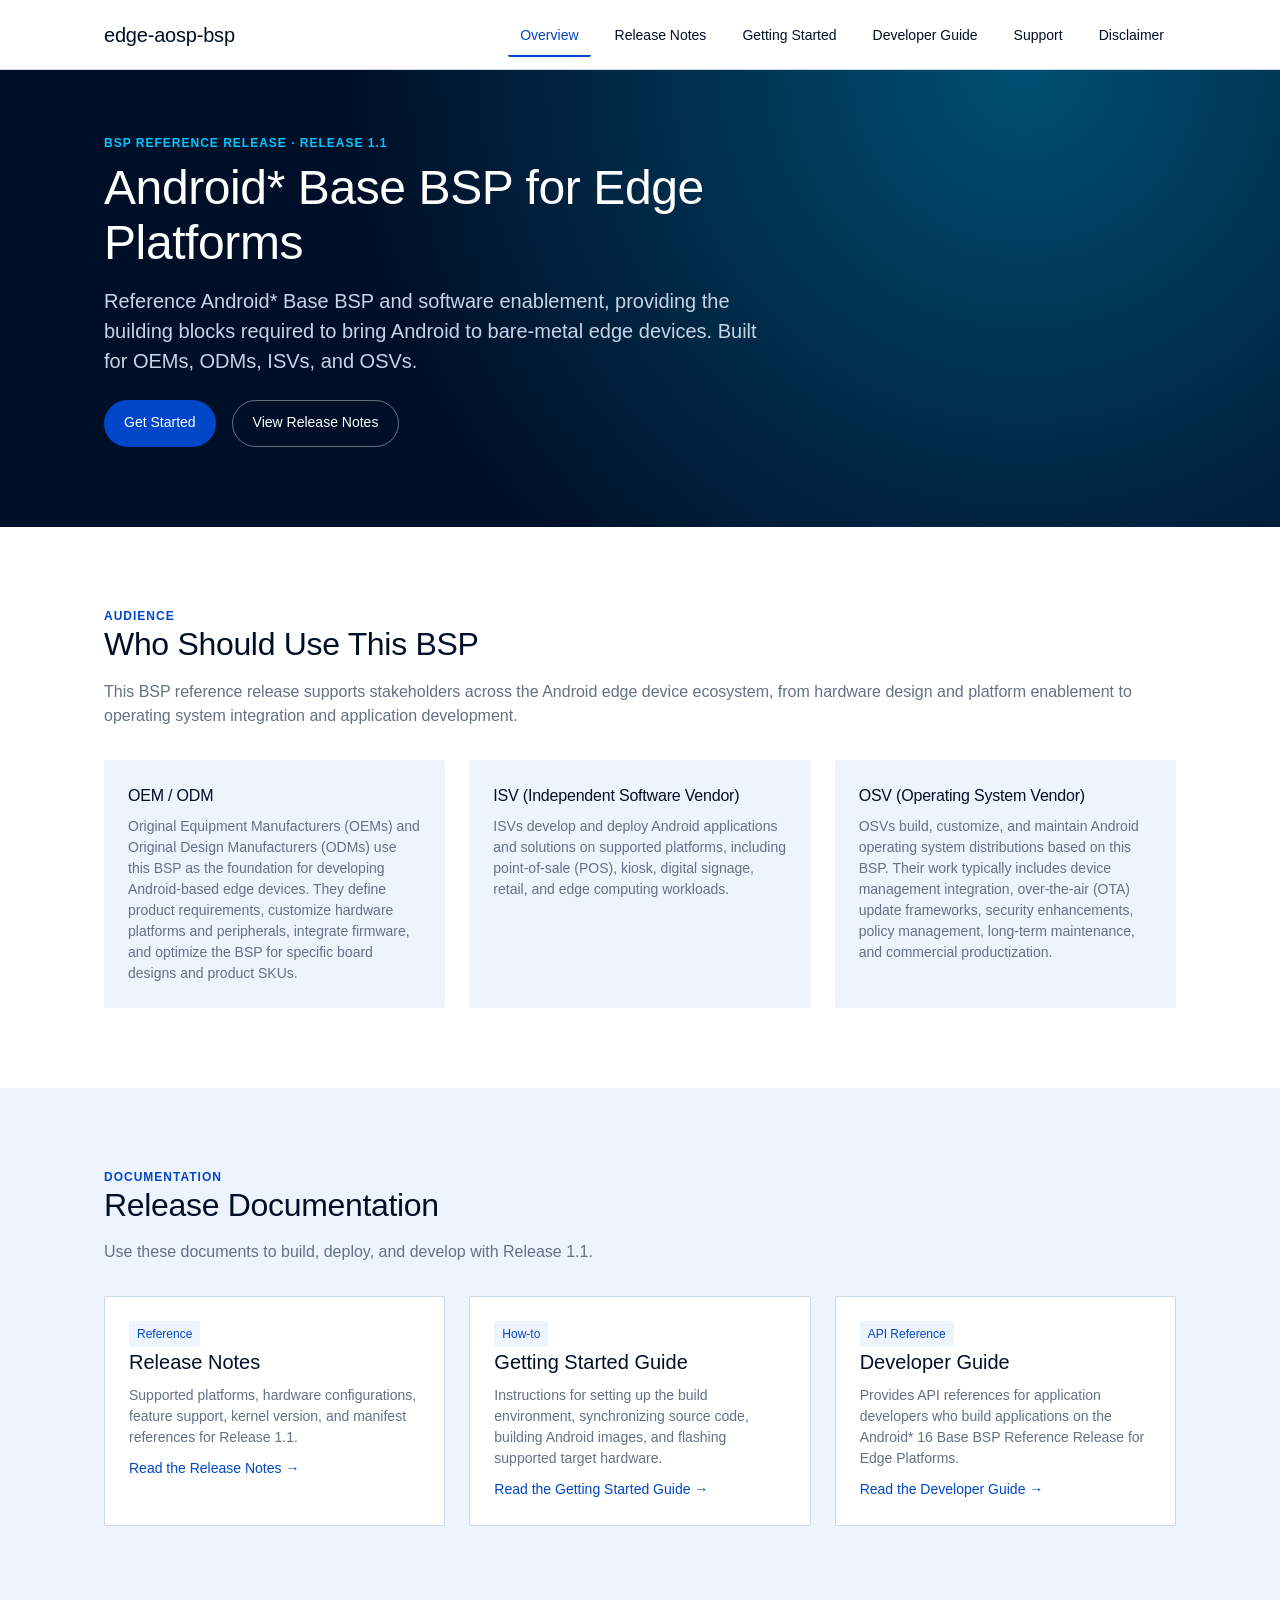
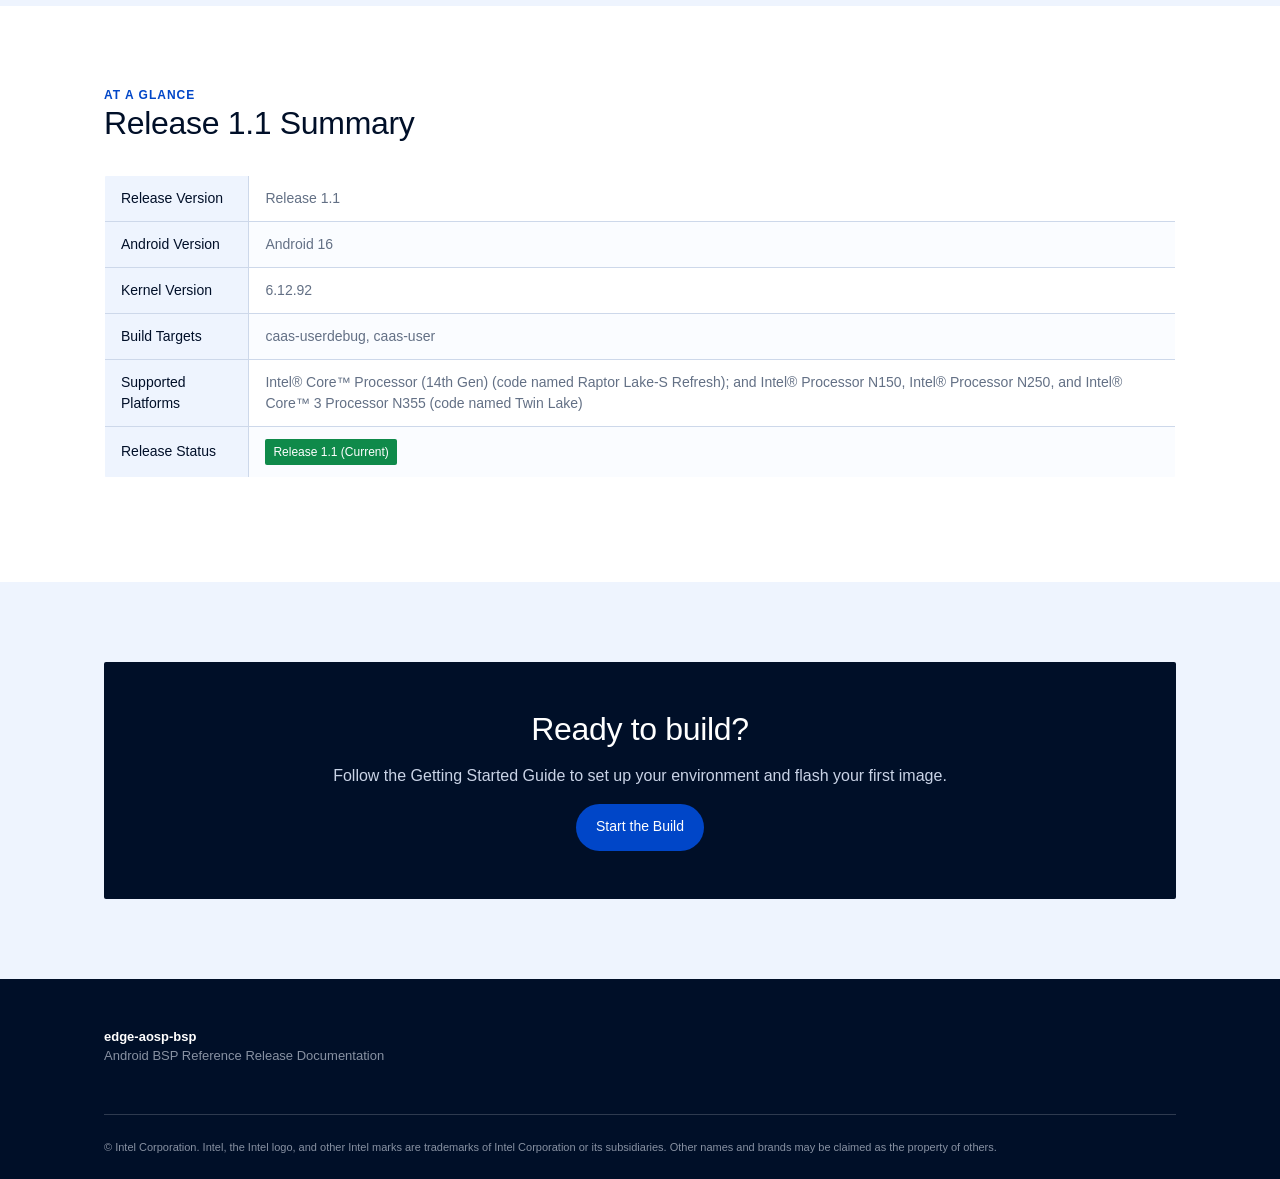
<file: docs/index.html>
<!DOCTYPE html>
<html lang="en">
<head>
<meta charset="UTF-8">
<title>Android 16 Base BSP Reference Release | Edge Platforms</title>
<meta name="viewport" content="width=device-width, initial-scale=1.0">
<link rel="stylesheet" href="assets/style.css">
</head>
<body>

<nav class="nav-bar">
  <div class="container">
    <div class="nav-logo">edge-aosp-bsp</div>
    <ul class="nav-links">
      <li><a href="index.html" class="active">Overview</a></li>
      <li><a href="release-notes.html">Release Notes</a></li>
      <li><a href="getting-started.html">Getting Started</a></li>
      <li><a href="developer-guide.html">Developer Guide</a></li>
      <li><a href="support.html">Support</a></li>
      <li><a href="disclaimer.html">Disclaimer</a></li>
    </ul>
  </div>
</nav>

<header class="hero">
  <div class="container">
    <div class="eyebrow">BSP Reference Release &middot; Release 1.1</div>
    <h1>Android* Base BSP for Edge Platforms</h1>
    <p class="lede">Reference Android* Base BSP and software enablement, providing the building blocks required to bring Android to bare-metal edge devices. Built for OEMs, ODMs, ISVs, and OSVs.</p>
    <div class="hero-cta">
      <a href="getting-started.html" class="btn btn-primary">Get Started</a>
      <a href="release-notes.html" class="btn btn-outline-inverse">View Release Notes</a>
    </div>
  </div>
</header>

<section class="section">
  <div class="container">
    <div class="section-title">
      <div class="kicker">Audience</div>
      <h2>Who Should Use This BSP</h2>
      <p>This BSP reference release supports stakeholders across the Android edge device ecosystem, from hardware design and platform enablement to operating system integration and application development.</p>
    </div>
    <div class="grid-3">
      <div class="card-utility">
        <h4>OEM / ODM</h4>
        <p>Original Equipment Manufacturers (OEMs) and Original Design Manufacturers (ODMs) use this BSP as the foundation for developing Android-based edge devices. They define product requirements, customize hardware platforms and peripherals, integrate firmware, and optimize the BSP for specific board designs and product SKUs.</p>
      </div>
      <div class="card-utility">
        <h4>ISV (Independent Software Vendor)</h4>
        <p>ISVs develop and deploy Android applications and solutions on supported platforms, including point-of-sale (POS), kiosk, digital signage, retail, and edge computing workloads.</p>
      </div>
      <div class="card-utility">
        <h4>OSV (Operating System Vendor)</h4>
        <p>OSVs build, customize, and maintain Android operating system distributions based on this BSP. Their work typically includes device management integration, over-the-air (OTA) update frameworks, security enhancements, policy management, long-term maintenance, and commercial productization.</p>
      </div>
    </div>
  </div>
</section>

<section class="section section-subtle">
  <div class="container">
    <div class="section-title">
      <div class="kicker">Documentation</div>
      <h2>Release Documentation</h2>
      <p>Use these documents to build, deploy, and develop with Release 1.1.</p>
    </div>
    <div class="grid-3">
      <div class="card-product">
        <span class="badge badge-category">Reference</span>
        <h3>Release Notes</h3>
        <p>Supported platforms, hardware configurations, feature support, kernel version, and manifest references for Release 1.1.</p>
        <a href="release-notes.html" class="link-chevron">Read the Release Notes &rarr;</a>
      </div>
      <div class="card-product">
        <span class="badge badge-category">How-to</span>
        <h3>Getting Started Guide</h3>
        <p>Instructions for setting up the build environment, synchronizing source code, building Android images, and flashing supported target hardware.</p>
        <a href="getting-started.html" class="link-chevron">Read the Getting Started Guide &rarr;</a>
      </div>
      <div class="card-product">
        <span class="badge badge-category">API Reference</span>
        <h3>Developer Guide</h3>
        <p>Provides API references for application developers who build applications on the Android* 16 Base BSP Reference Release for Edge Platforms.</p>
        <a href="developer-guide.html" class="link-chevron">Read the Developer Guide &rarr;</a>
      </div>
    </div>
  </div>
</section>

<section class="section">
  <div class="container">
    <div class="section-title">
      <div class="kicker">At a glance</div>
      <h2>Release 1.1 Summary</h2>
    </div>
    <table class="table-spec">
      <tr><th>Release Version</th><td>Release 1.1</td></tr>
      <tr><th>Android Version</th><td>Android 16</td></tr>
      <tr><th>Kernel Version</th><td>6.12.92</td></tr>
      <tr><th>Build Targets</th><td>caas-userdebug, caas-user</td></tr>
      <tr><th>Supported Platforms</th><td>Intel&reg; Core&trade; Processor (14th Gen) (code named Raptor Lake-S Refresh); and Intel&reg; Processor N150, Intel&reg; Processor N250, and Intel&reg; Core&trade; 3 Processor N355 (code named Twin Lake)</td></tr>
      <tr><th>Release Status</th><td><span class="badge badge-success">Release 1.1 (Current)</span></td></tr>
    </table>
  </div>
</section>

<section class="section section-subtle">
  <div class="container">
    <div class="cta-band">
      <h2>Ready to build?</h2>
      <p>Follow the Getting Started Guide to set up your environment and flash your first image.</p>
      <a href="getting-started.html" class="btn btn-primary">Start the Build</a>
    </div>
  </div>
</section>

<footer>
  <div class="container">
    <div><strong style="color:#fff;">edge-aosp-bsp</strong><br>Android BSP Reference Release Documentation</div>
    <div class="legal">&copy; Intel Corporation. Intel, the Intel logo, and other Intel marks are trademarks of Intel Corporation or its subsidiaries. Other names and brands may be claimed as the property of others.</div>
  </div>
</footer>

</body>
</html>
</file>
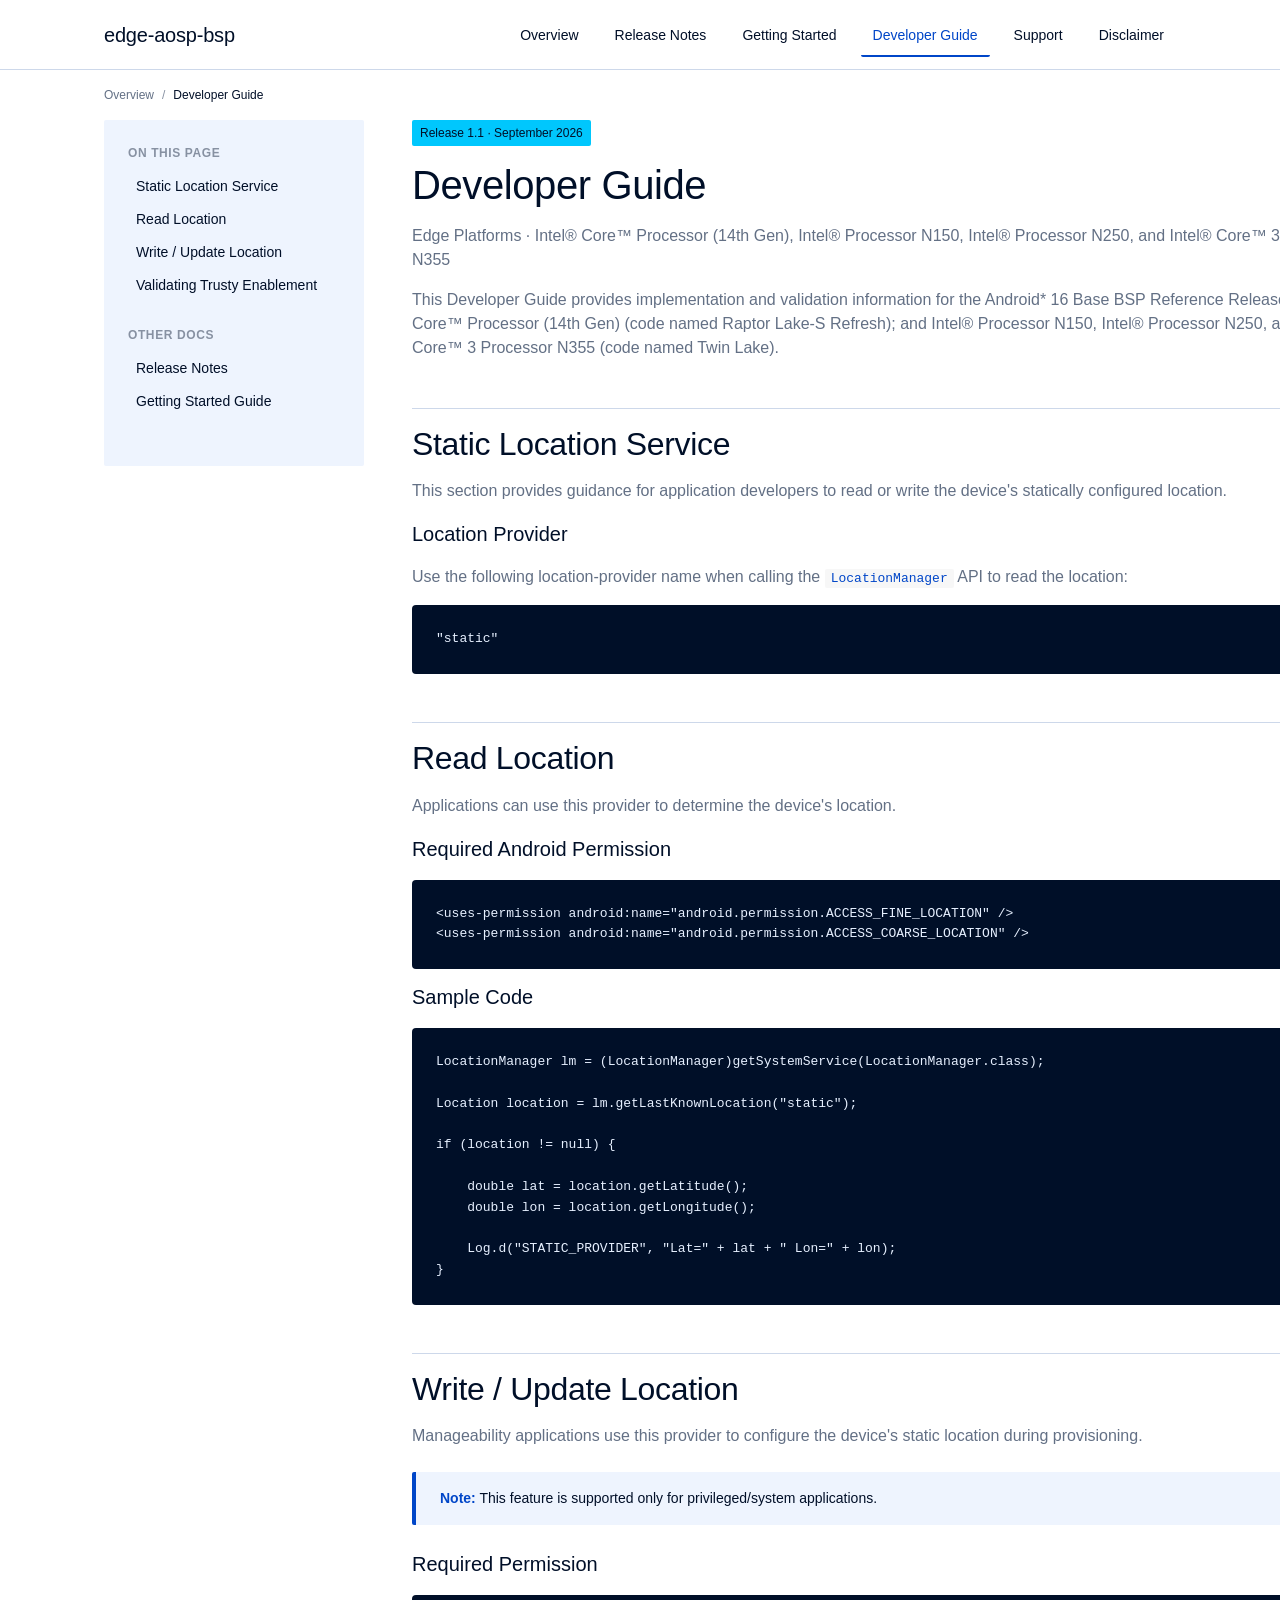
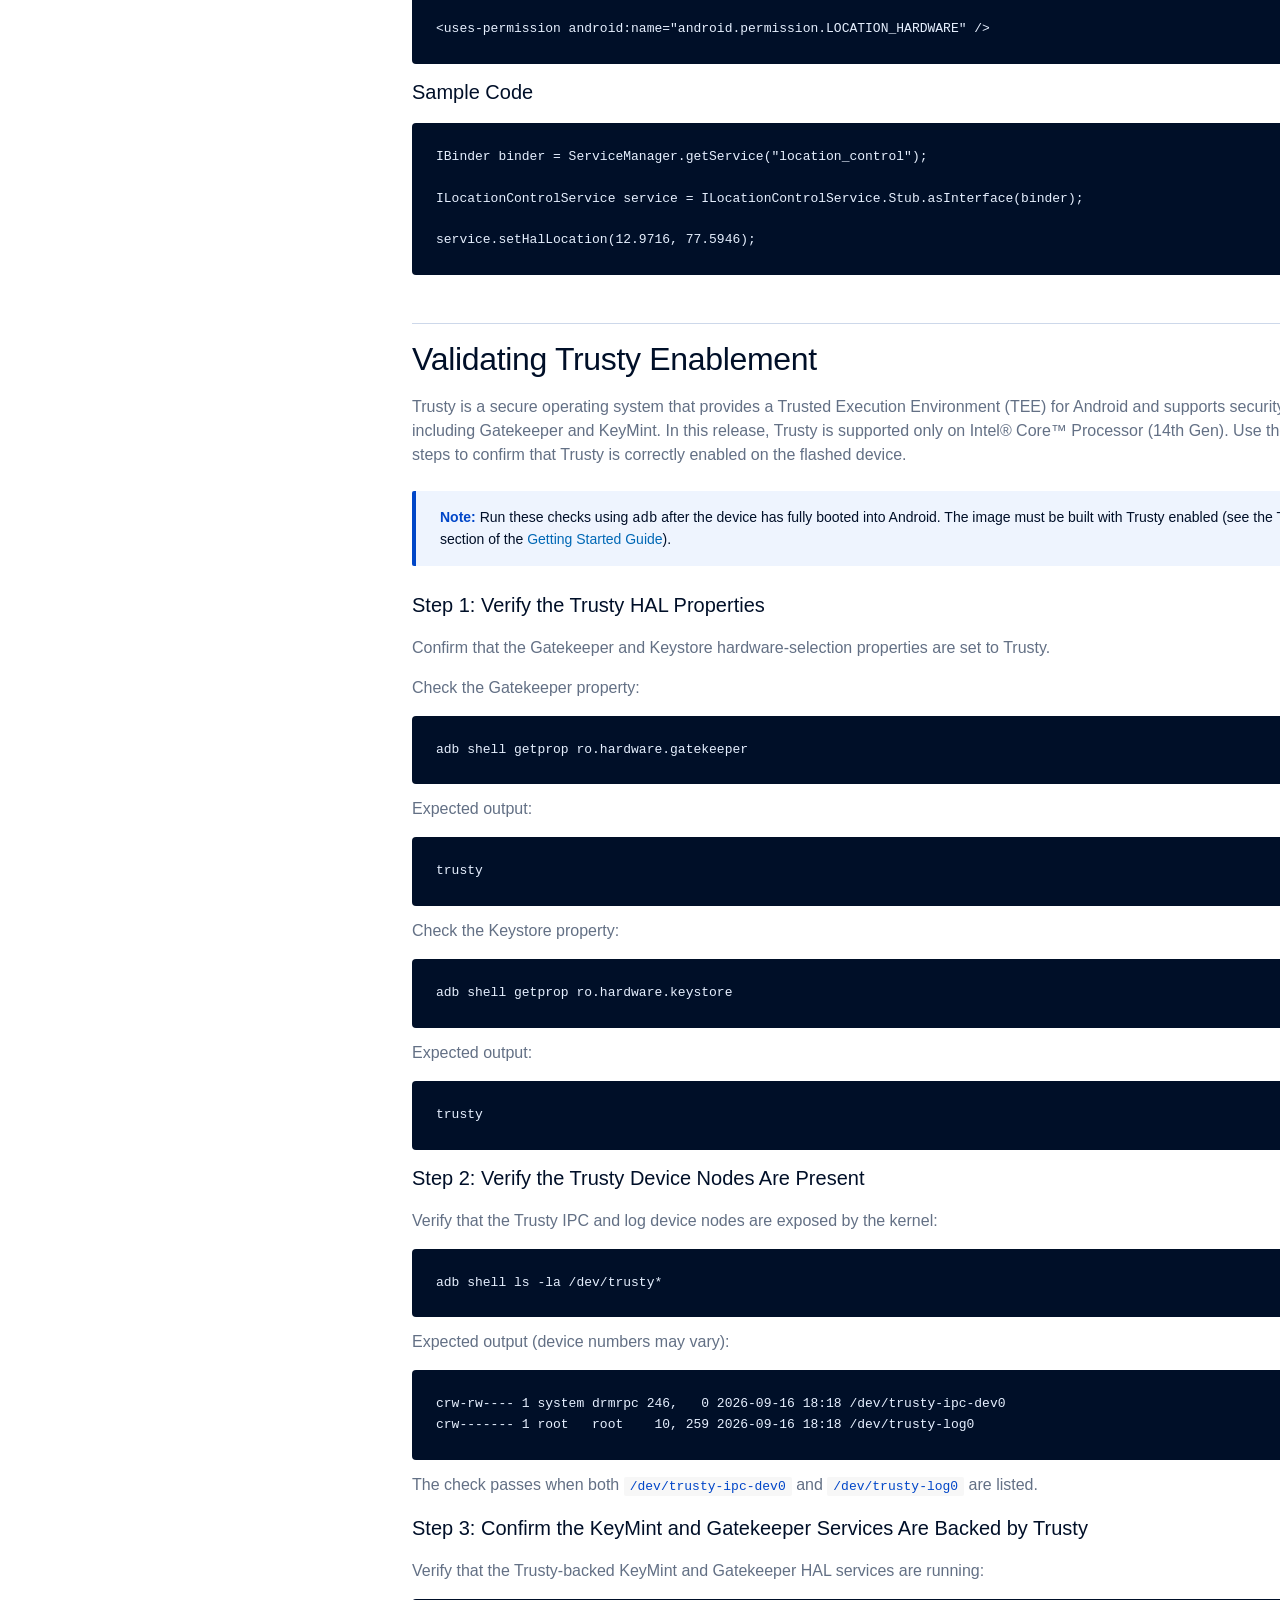
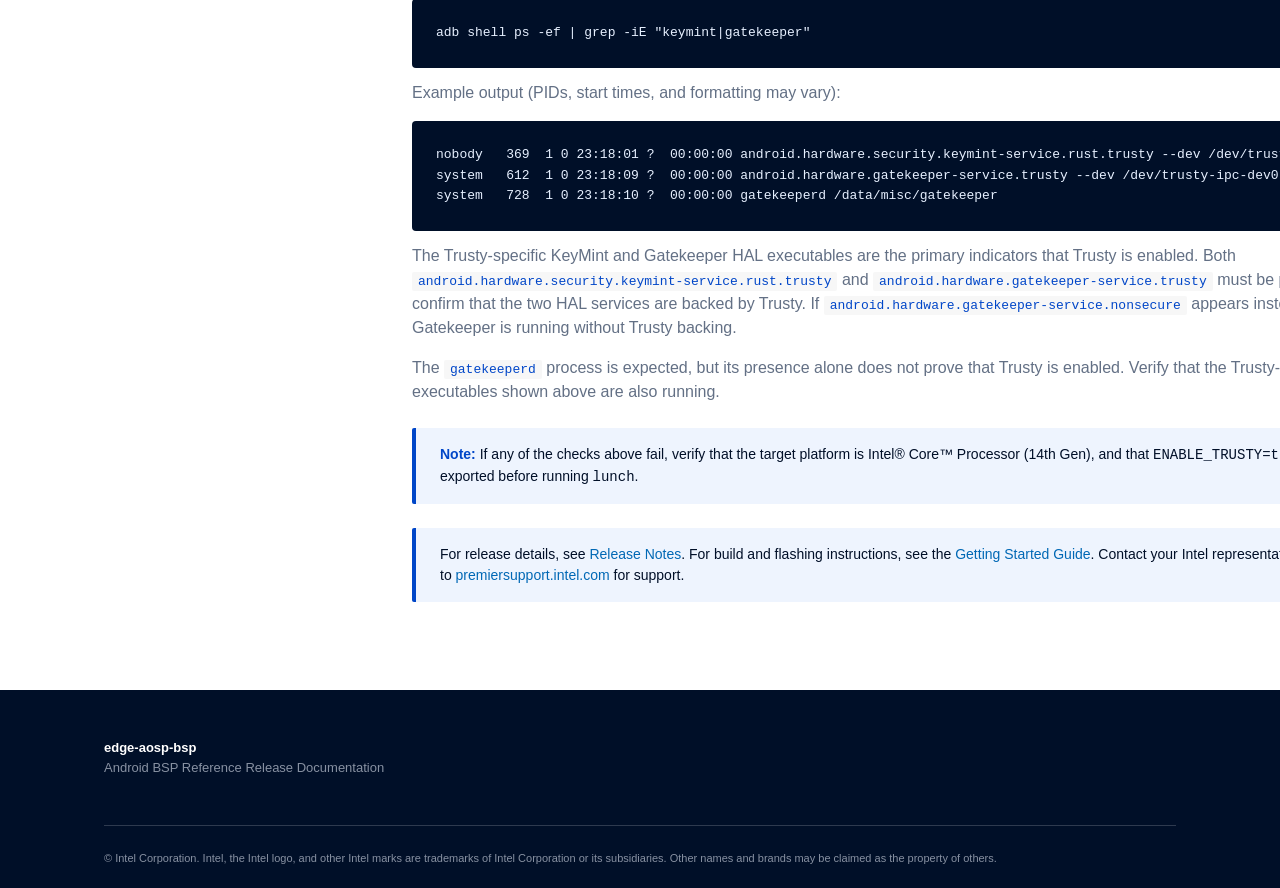
<file: docs/developer-guide.html>
<!DOCTYPE html>
<html lang="en">
<head>
<meta charset="UTF-8">
<title>Developer Guide | Android 16 Base BSP</title>
<meta name="viewport" content="width=device-width, initial-scale=1.0">
<link rel="stylesheet" href="assets/style.css">
</head>
<body>

<nav class="nav-bar">
  <div class="container">
    <div class="nav-logo">edge-aosp-bsp</div>
    <ul class="nav-links">
      <li><a href="index.html">Overview</a></li>
      <li><a href="release-notes.html">Release Notes</a></li>
      <li><a href="getting-started.html">Getting Started</a></li>
      <li><a href="developer-guide.html" class="active">Developer Guide</a></li>
      <li><a href="support.html">Support</a></li>
      <li><a href="disclaimer.html">Disclaimer</a></li>
    </ul>
  </div>
</nav>

<div class="container">
  <div class="breadcrumb"><a href="index.html">Overview</a><span class="sep">/</span><span class="current">Developer Guide</span></div>
</div>

<div class="container">
  <div class="doc-layout">
    <aside class="sidebar">
      <div class="sidebar-group">
        <div class="sidebar-group-title">On this page</div>
        <a href="#static-location-service">Static Location Service</a>
        <a href="#read-location">Read Location</a>
        <a href="#write-location">Write / Update Location</a>
        <a href="#trusty-validation">Validating Trusty Enablement</a>
      </div>
      <div class="sidebar-group">
        <div class="sidebar-group-title">Other docs</div>
        <a href="release-notes.html">Release Notes</a>
        <a href="getting-started.html">Getting Started Guide</a>
      </div>
    </aside>

    <main class="doc-content">
      <span class="badge badge-new">Release 1.1 &middot; September 2026</span>
      <h1 style="margin-top:16px;">Developer Guide</h1>
      <p style="font-size:16px;">Edge Platforms &middot; Intel&reg; Core&trade; Processor (14th Gen), Intel&reg; Processor N150, Intel&reg; Processor N250, and Intel&reg; Core&trade; 3 Processor N355</p>
      <p>This Developer Guide provides implementation and validation information for the Android* 16 Base BSP Reference Release for Intel&reg; Core&trade; Processor (14th Gen) (code named Raptor Lake-S Refresh); and Intel&reg; Processor N150, Intel&reg; Processor N250, and Intel&reg; Core&trade; 3 Processor N355 (code named Twin Lake).</p>

      <h2 id="static-location-service">Static Location Service</h2>
      <p>This section provides guidance for application developers to read or write the device's statically configured location.</p>

      <h3>Location Provider</h3>
      <p>Use the following location-provider name when calling the <code>LocationManager</code> API to read the location:</p>
      <pre><code>"static"</code></pre>

      <h2 id="read-location">Read Location</h2>
      <p>Applications can use this provider to determine the device's location.</p>
      <h3>Required Android Permission</h3>
      <pre><code>&lt;uses-permission android:name="android.permission.ACCESS_FINE_LOCATION" /&gt;
&lt;uses-permission android:name="android.permission.ACCESS_COARSE_LOCATION" /&gt;</code></pre>
      <h3>Sample Code</h3>
      <pre><code>LocationManager lm = (LocationManager)getSystemService(LocationManager.class);

Location location = lm.getLastKnownLocation("static");

if (location != null) {

    double lat = location.getLatitude();
    double lon = location.getLongitude();

    Log.d("STATIC_PROVIDER", "Lat=" + lat + " Lon=" + lon);
}</code></pre>

      <h2 id="write-location">Write / Update Location</h2>
      <p>Manageability applications use this provider to configure the device's static location during provisioning.</p>
      <div class="note"><strong>Note:</strong> This feature is supported only for privileged/system applications.</div>
      <h3>Required Permission</h3>
      <pre><code>&lt;uses-permission android:name="android.permission.LOCATION_HARDWARE" /&gt;</code></pre>
      <h3>Sample Code</h3>
      <pre><code>IBinder binder = ServiceManager.getService("location_control");

ILocationControlService service = ILocationControlService.Stub.asInterface(binder);

service.setHalLocation(12.9716, 77.5946);</code></pre>

      <h2 id="trusty-validation">Validating Trusty Enablement</h2>
      <p>Trusty is a secure operating system that provides a Trusted Execution Environment (TEE) for Android and supports security services, including Gatekeeper and KeyMint. In this release, Trusty is supported only on Intel&reg; Core&trade; Processor (14th Gen). Use the following steps to confirm that Trusty is correctly enabled on the flashed device.</p>
      <div class="note"><strong>Note:</strong> Run these checks using <code>adb</code> after the device has fully booted into Android. The image must be built with Trusty enabled (see the Trusty Build section of the <a href="getting-started.html#download-build">Getting Started Guide</a>).</div>

      <h3>Step 1: Verify the Trusty HAL Properties</h3>
      <p>Confirm that the Gatekeeper and Keystore hardware-selection properties are set to Trusty.</p>
      <p>Check the Gatekeeper property:</p>
      <pre><code>adb shell getprop ro.hardware.gatekeeper</code></pre>
      <p>Expected output:</p>
      <pre><code>trusty</code></pre>
      <p>Check the Keystore property:</p>
      <pre><code>adb shell getprop ro.hardware.keystore</code></pre>
      <p>Expected output:</p>
      <pre><code>trusty</code></pre>

      <h3>Step 2: Verify the Trusty Device Nodes Are Present</h3>
      <p>Verify that the Trusty IPC and log device nodes are exposed by the kernel:</p>
      <pre><code>adb shell ls -la /dev/trusty*</code></pre>
      <p>Expected output (device numbers may vary):</p>
      <pre><code>crw-rw---- 1 system drmrpc 246,   0 2026-09-16 18:18 /dev/trusty-ipc-dev0
crw------- 1 root   root    10, 259 2026-09-16 18:18 /dev/trusty-log0</code></pre>
      <p>The check passes when both <code>/dev/trusty-ipc-dev0</code> and <code>/dev/trusty-log0</code> are listed.</p>

      <h3>Step 3: Confirm the KeyMint and Gatekeeper Services Are Backed by Trusty</h3>
      <p>Verify that the Trusty-backed KeyMint and Gatekeeper HAL services are running:</p>
      <pre><code>adb shell ps -ef | grep -iE "keymint|gatekeeper"</code></pre>
      <p>Example output (PIDs, start times, and formatting may vary):</p>
      <pre><code>nobody   369  1 0 23:18:01 ?  00:00:00 android.hardware.security.keymint-service.rust.trusty --dev /dev/trusty-ipc-dev0
system   612  1 0 23:18:09 ?  00:00:00 android.hardware.gatekeeper-service.trusty --dev /dev/trusty-ipc-dev0
system   728  1 0 23:18:10 ?  00:00:00 gatekeeperd /data/misc/gatekeeper</code></pre>
      <p>The Trusty-specific KeyMint and Gatekeeper HAL executables are the primary indicators that Trusty is enabled. Both <code>android.hardware.security.keymint-service.rust.trusty</code> and <code>android.hardware.gatekeeper-service.trusty</code> must be present to confirm that the two HAL services are backed by Trusty. If <code>android.hardware.gatekeeper-service.nonsecure</code> appears instead, Gatekeeper is running without Trusty backing.</p>
      <p>The <code>gatekeeperd</code> process is expected, but its presence alone does not prove that Trusty is enabled. Verify that the Trusty-specific HAL executables shown above are also running.</p>
      <div class="note"><strong>Note:</strong> If any of the checks above fail, verify that the target platform is Intel&reg; Core&trade; Processor (14th Gen), and that <code>ENABLE_TRUSTY=true</code> was exported before running <code>lunch</code>.</div>

      <div class="note">For release details, see <a href="release-notes.html">Release Notes</a>. For build and flashing instructions, see the <a href="getting-started.html">Getting Started Guide</a>. Contact your Intel representative or email to <a href="http://premiersupport.intel.com/">premiersupport.intel.com</a> for support.</div>
    </main>
  </div>
</div>

<footer style="margin-top:64px;">
  <div class="container">
    <div><strong style="color:#fff;">edge-aosp-bsp</strong><br>Android BSP Reference Release Documentation</div>
    <div class="legal">&copy; Intel Corporation. Intel, the Intel logo, and other Intel marks are trademarks of Intel Corporation or its subsidiaries. Other names and brands may be claimed as the property of others.</div>
  </div>
</footer>

</body>
</html>
</file>
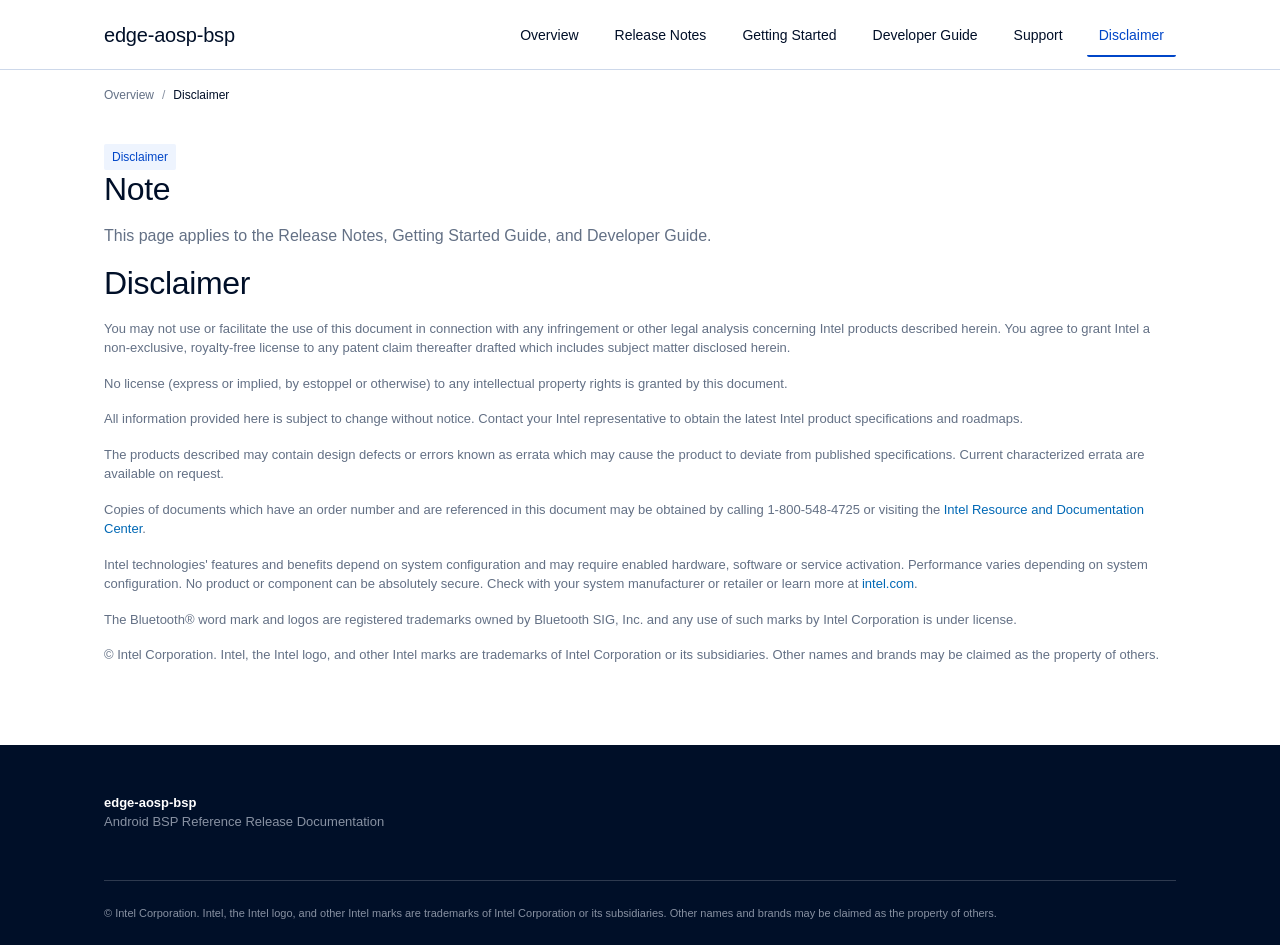
<file: docs/disclaimer.html>
<!DOCTYPE html>
<html lang="en">
<head>
<meta charset="UTF-8">
<title>Disclaimer | Android 16 Base BSP</title>
<meta name="viewport" content="width=device-width, initial-scale=1.0">
<link rel="stylesheet" href="assets/style.css">
</head>
<body>

<nav class="nav-bar">
  <div class="container">
    <div class="nav-logo">edge-aosp-bsp</div>
    <ul class="nav-links">
      <li><a href="index.html">Overview</a></li>
      <li><a href="release-notes.html">Release Notes</a></li>
      <li><a href="getting-started.html">Getting Started</a></li>
      <li><a href="developer-guide.html">Developer Guide</a></li>
      <li><a href="support.html">Support</a></li>
      <li><a href="disclaimer.html" class="active">Disclaimer</a></li>
    </ul>
  </div>
</nav>

<div class="container">
  <div class="breadcrumb"><a href="index.html">Overview</a><span class="sep">/</span><span class="current">Disclaimer</span></div>
</div>

<div class="container" style="padding-top:24px;padding-bottom:64px;">
  <span class="badge badge-category">Disclaimer</span>

  <h2>Note</h2>
  <p style="font-size:16px;">This page applies to the Release Notes, Getting Started Guide, and Developer Guide.</p>

  <h2>Disclaimer</h2>
  <p style="font-size:13px;">You may not use or facilitate the use of this document in connection with any infringement or other legal analysis concerning Intel products described herein. You agree to grant Intel a non-exclusive, royalty-free license to any patent claim thereafter drafted which includes subject matter disclosed herein.</p>
  <p style="font-size:13px;">No license (express or implied, by estoppel or otherwise) to any intellectual property rights is granted by this document.</p>
  <p style="font-size:13px;">All information provided here is subject to change without notice. Contact your Intel representative to obtain the latest Intel product specifications and roadmaps.</p>
  <p style="font-size:13px;">The products described may contain design defects or errors known as errata which may cause the product to deviate from published specifications. Current characterized errata are available on request.</p>
  <p style="font-size:13px;">Copies of documents which have an order number and are referenced in this document may be obtained by calling 1-800-548-4725 or visiting the <a href="https://www.intel.com/content/www/us/en/resources-documentation/developer.html">Intel Resource and Documentation Center</a>.</p>
  <p style="font-size:13px;">Intel technologies' features and benefits depend on system configuration and may require enabled hardware, software or service activation. Performance varies depending on system configuration. No product or component can be absolutely secure. Check with your system manufacturer or retailer or learn more at <a href="http://intel.com/">intel.com</a>.</p>
  <p style="font-size:13px;">The Bluetooth&reg; word mark and logos are registered trademarks owned by Bluetooth SIG, Inc. and any use of such marks by Intel Corporation is under license.</p>
  <p style="font-size:13px;">&copy; Intel Corporation. Intel, the Intel logo, and other Intel marks are trademarks of Intel Corporation or its subsidiaries. Other names and brands may be claimed as the property of others.</p>
</div>

<footer>
  <div class="container">
    <div><strong style="color:#fff;">edge-aosp-bsp</strong><br>Android BSP Reference Release Documentation</div>
    <div class="legal">&copy; Intel Corporation. Intel, the Intel logo, and other Intel marks are trademarks of Intel Corporation or its subsidiaries. Other names and brands may be claimed as the property of others.</div>
  </div>
</footer>

</body>
</html>
</file>
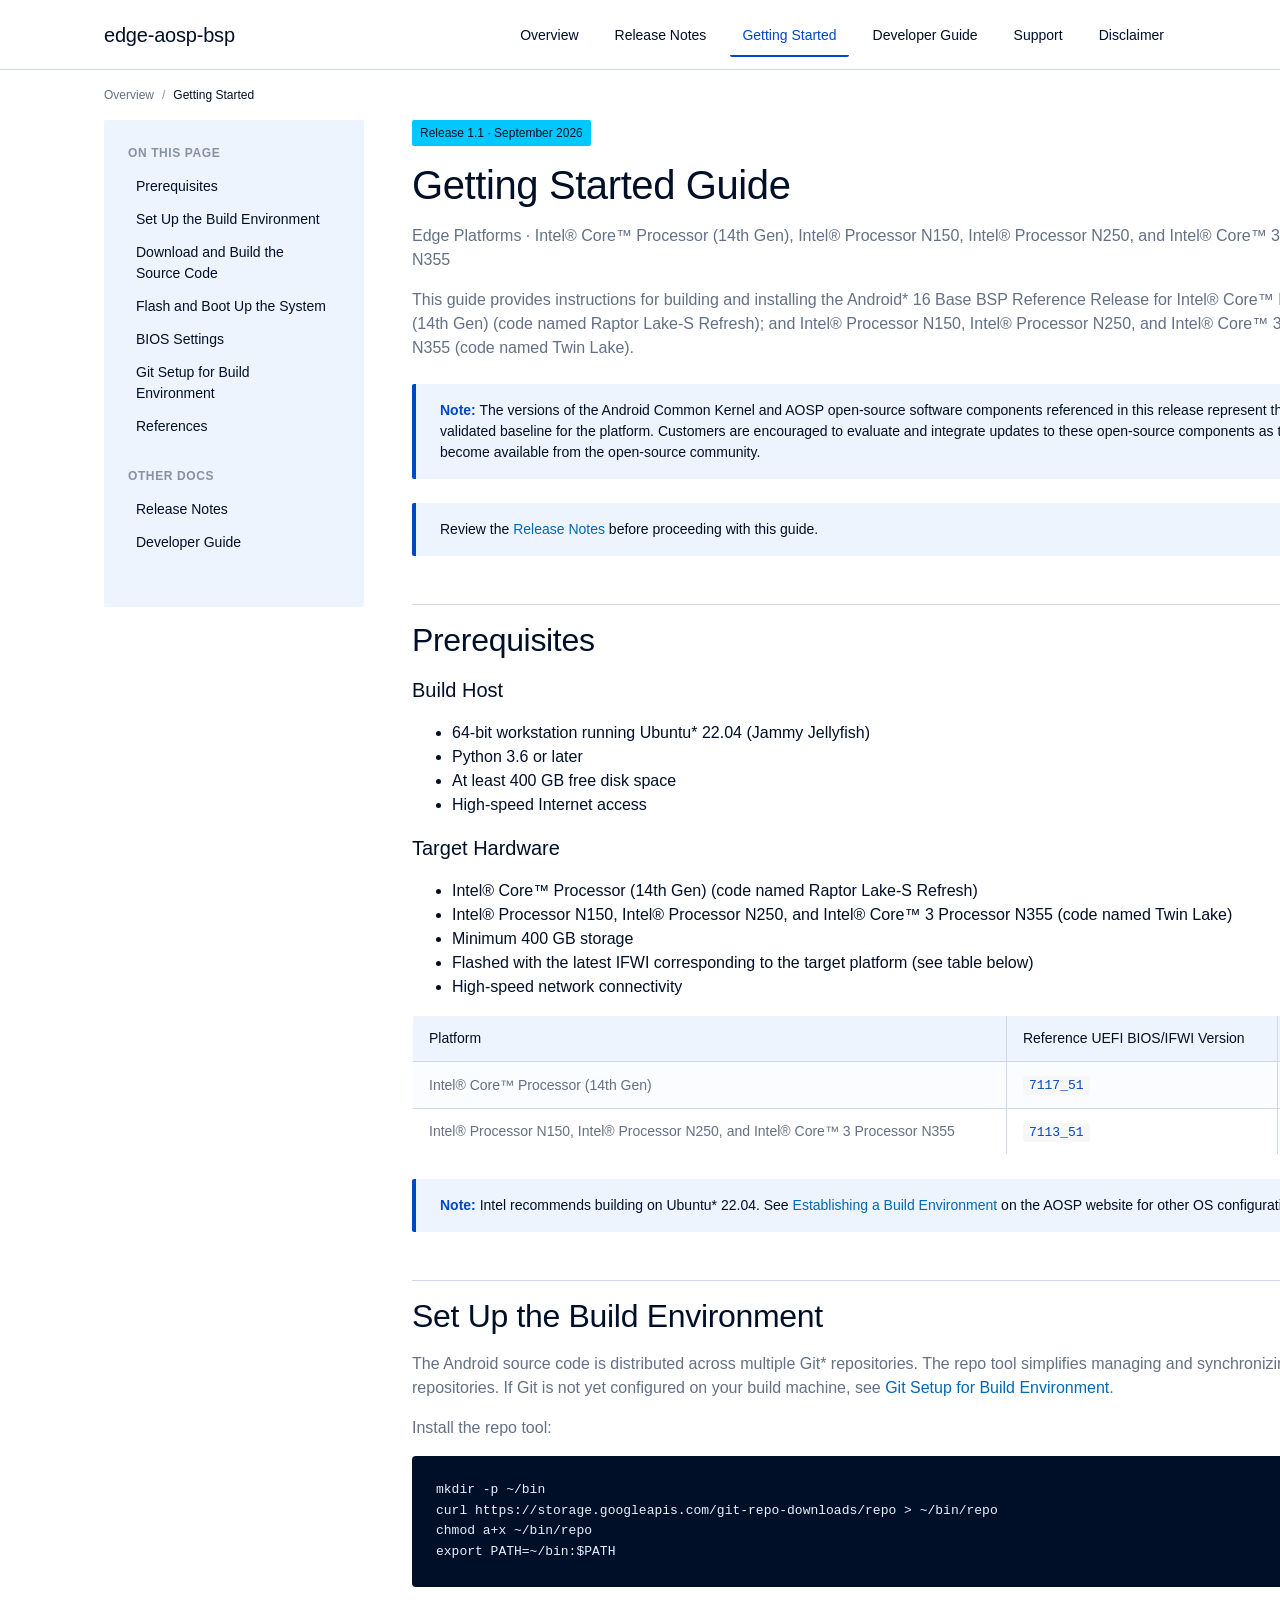
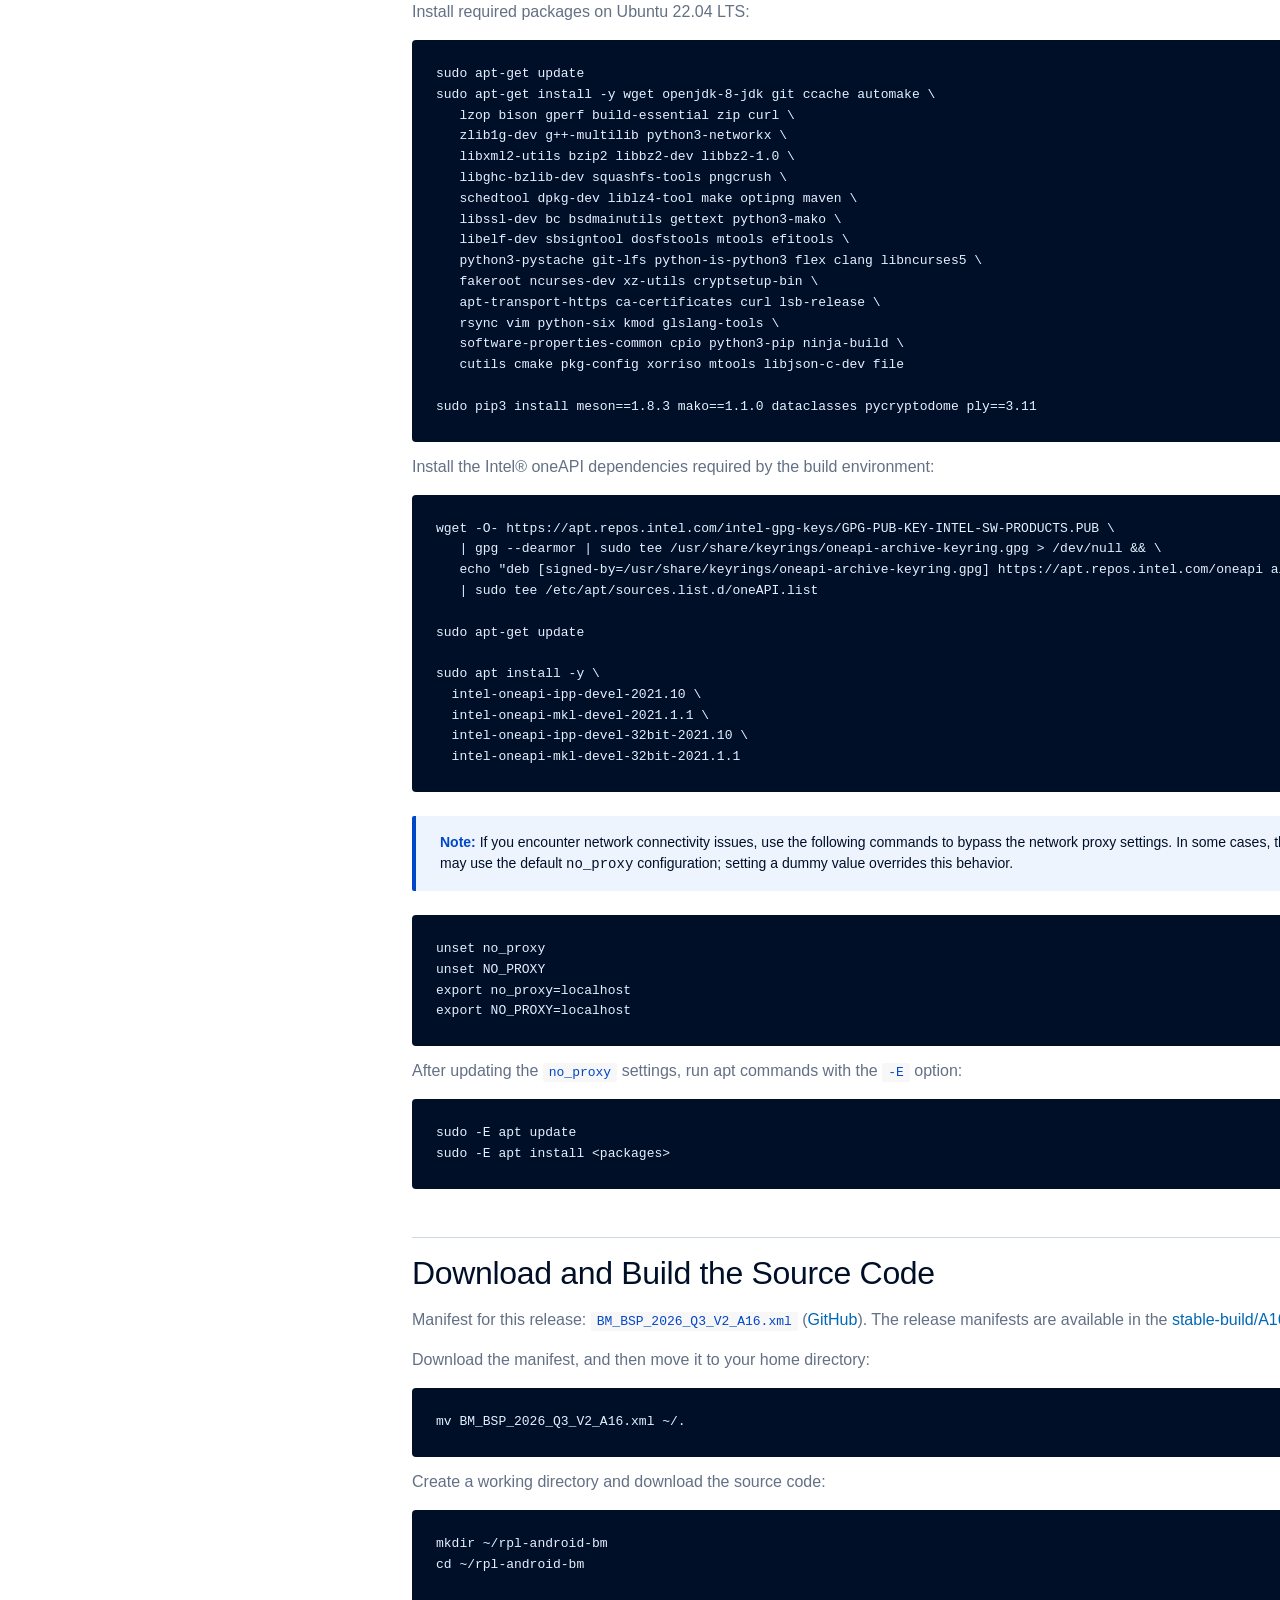
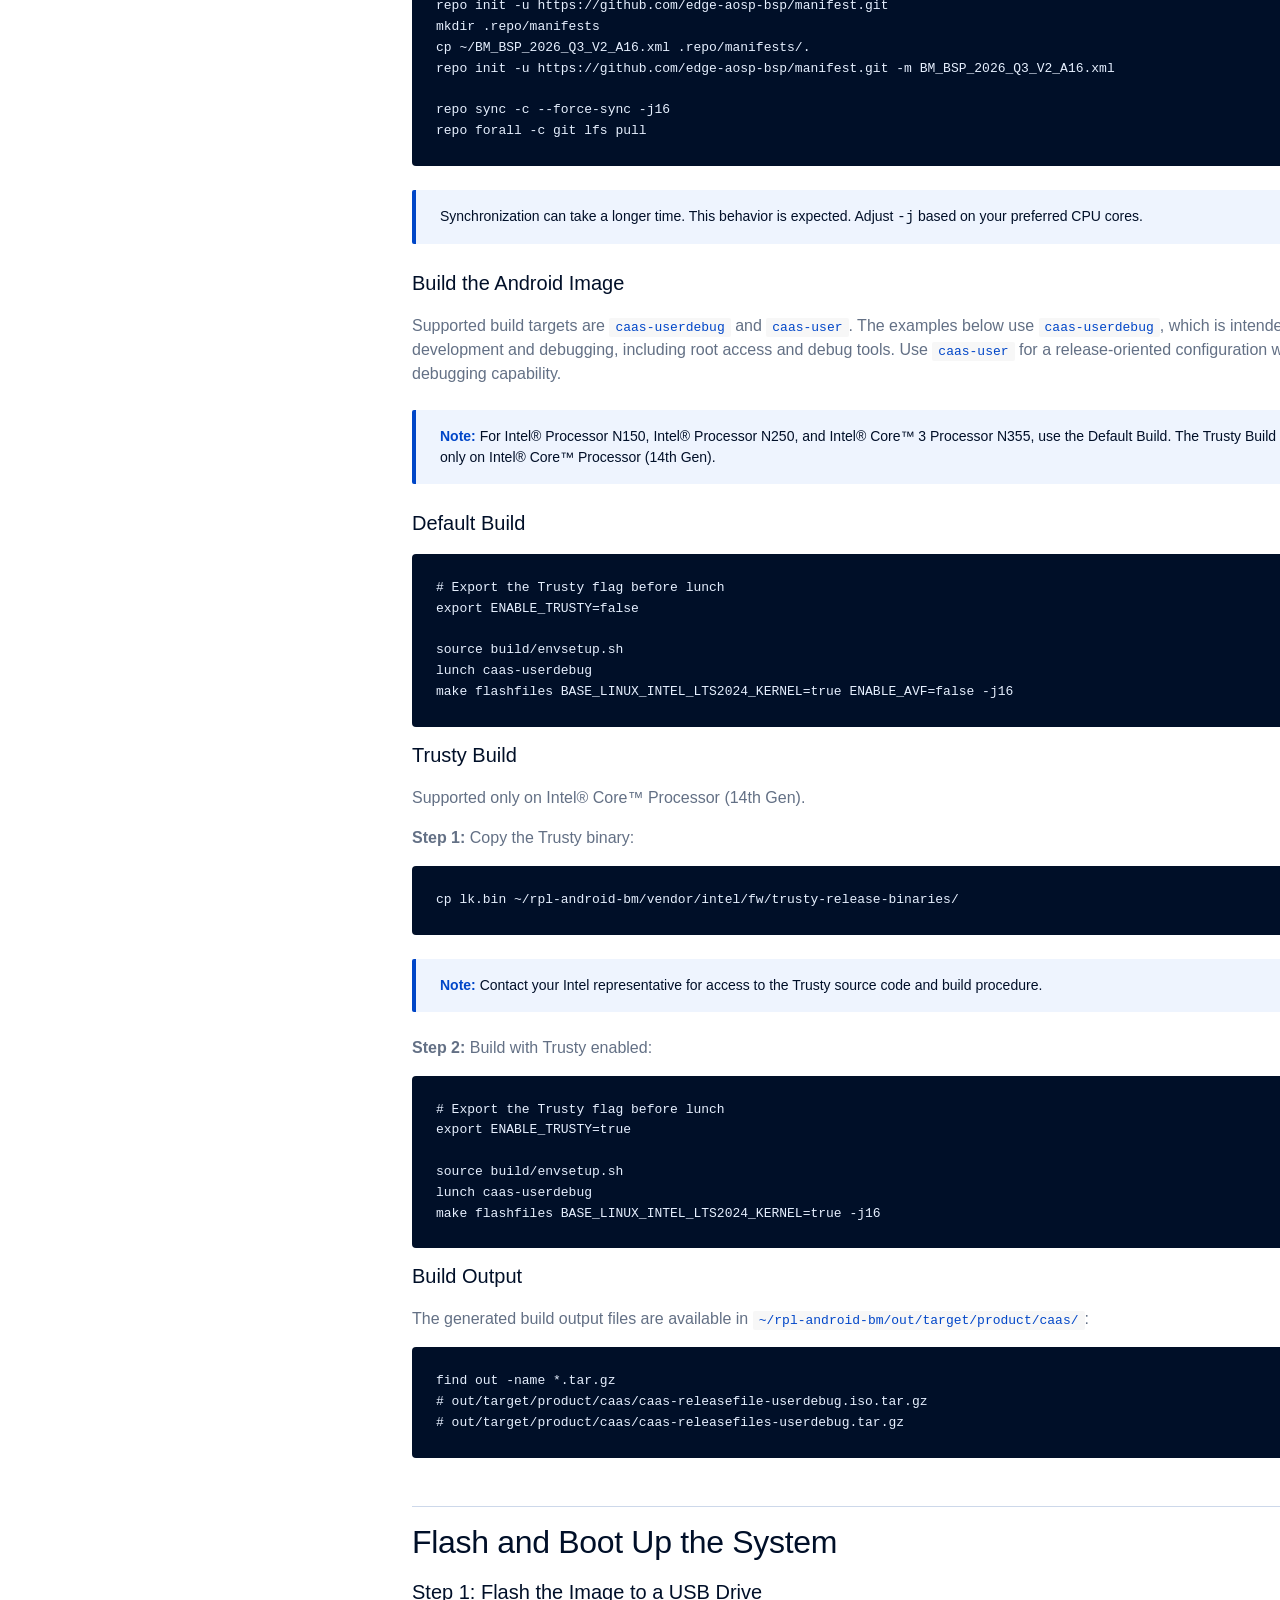
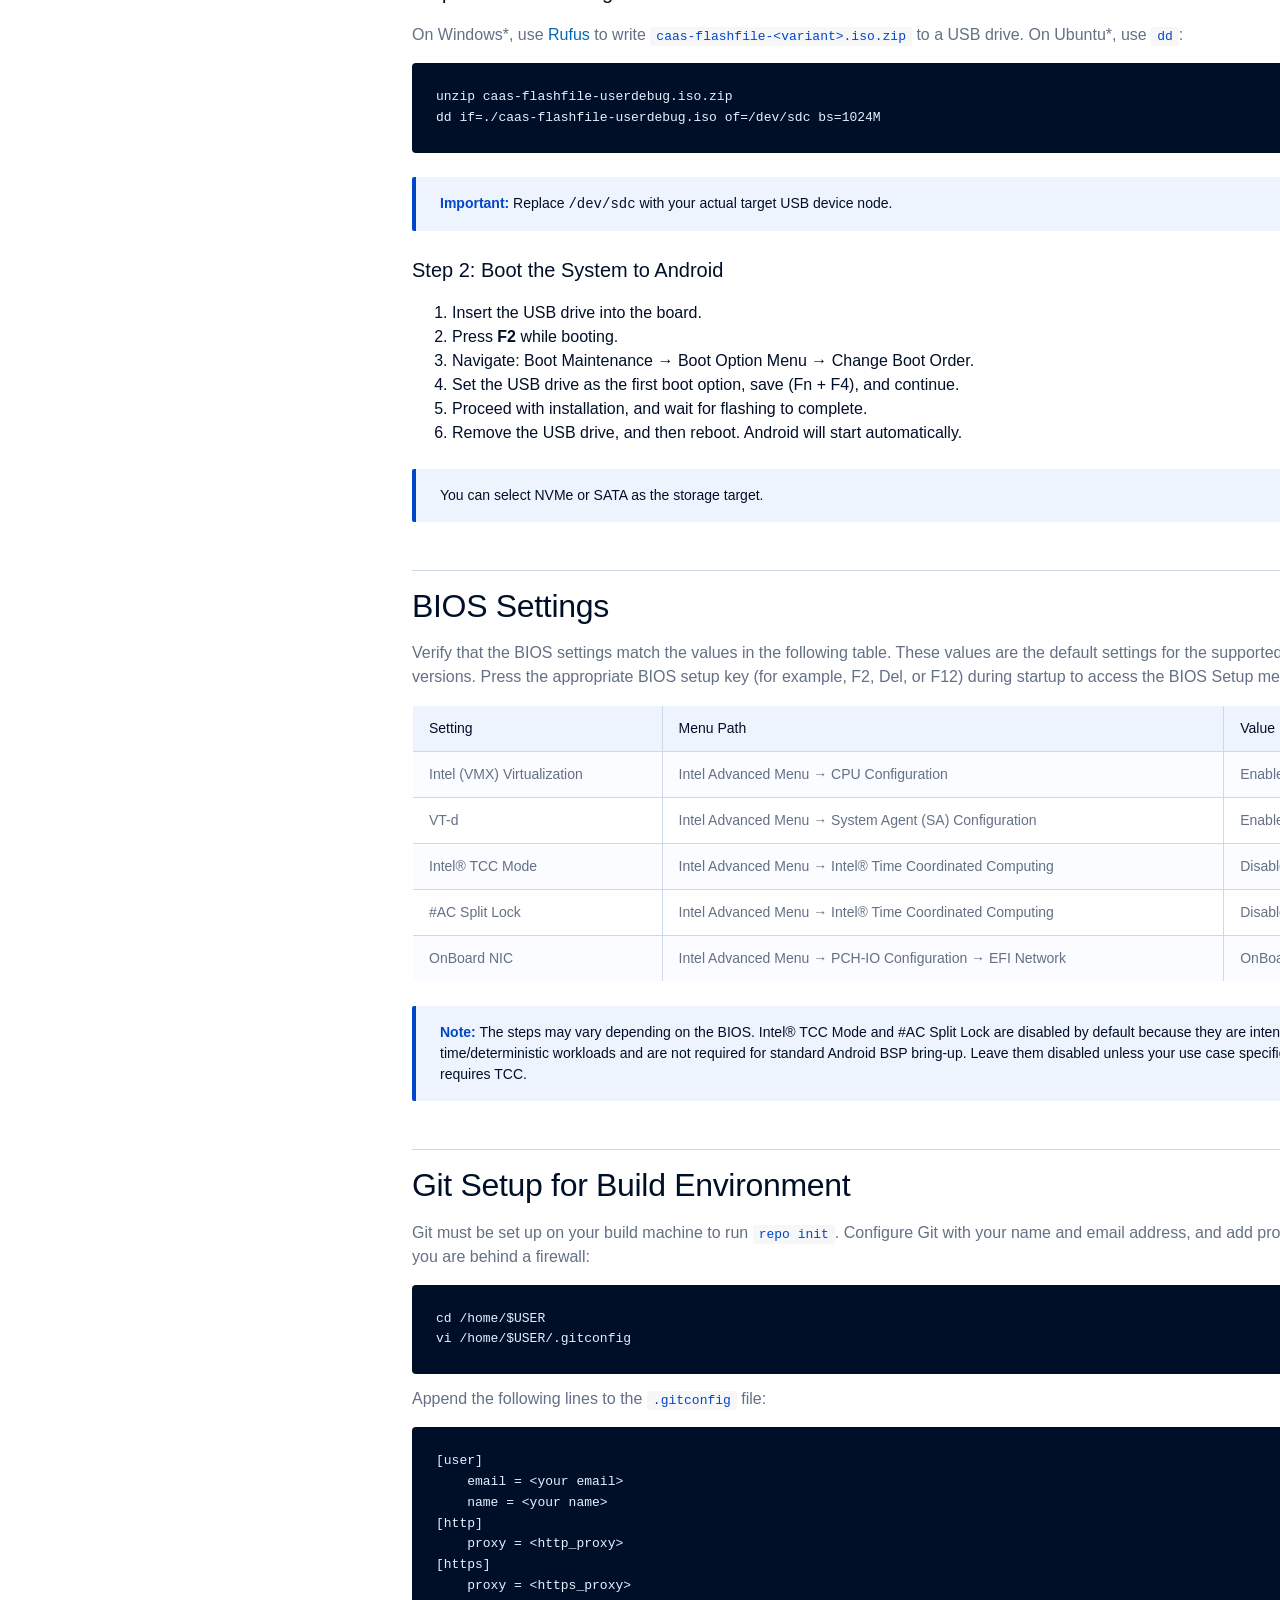
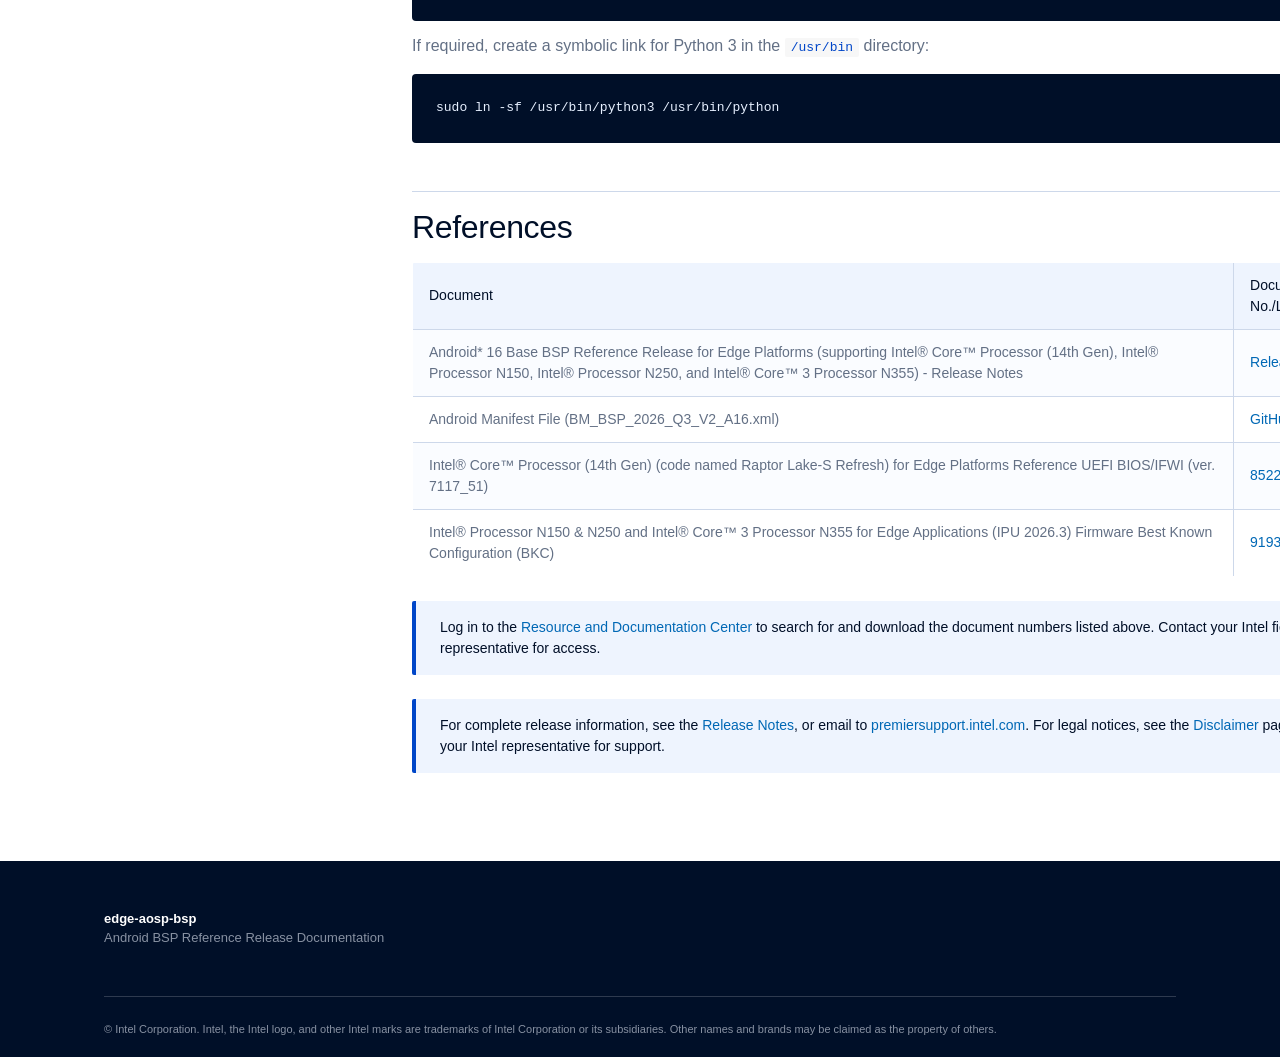
<file: docs/getting-started.html>
<!DOCTYPE html>
<html lang="en">
<head>
<meta charset="UTF-8">
<title>Getting Started | Android 16 Base BSP</title>
<meta name="viewport" content="width=device-width, initial-scale=1.0">
<link rel="stylesheet" href="assets/style.css">
</head>
<body>

<nav class="nav-bar">
  <div class="container">
    <div class="nav-logo">edge-aosp-bsp</div>
    <ul class="nav-links">
      <li><a href="index.html">Overview</a></li>
      <li><a href="release-notes.html">Release Notes</a></li>
      <li><a href="getting-started.html" class="active">Getting Started</a></li>
      <li><a href="developer-guide.html">Developer Guide</a></li>
      <li><a href="support.html">Support</a></li>
      <li><a href="disclaimer.html">Disclaimer</a></li>
    </ul>
  </div>
</nav>

<div class="container">
  <div class="breadcrumb"><a href="index.html">Overview</a><span class="sep">/</span><span class="current">Getting Started</span></div>
</div>

<div class="container">
  <div class="doc-layout">
    <aside class="sidebar">
      <div class="sidebar-group">
        <div class="sidebar-group-title">On this page</div>
        <a href="#prerequisites">Prerequisites</a>
        <a href="#build-environment">Set Up the Build Environment</a>
        <a href="#download-build">Download and Build the Source Code</a>
        <a href="#flashing">Flash and Boot Up the System</a>
        <a href="#bios-settings">BIOS Settings</a>
        <a href="#git-setup">Git Setup for Build Environment</a>
        <a href="#references">References</a>
      </div>
      <div class="sidebar-group">
        <div class="sidebar-group-title">Other docs</div>
        <a href="release-notes.html">Release Notes</a>
        <a href="developer-guide.html">Developer Guide</a>
      </div>
    </aside>

    <main class="doc-content">
      <span class="badge badge-new">Release 1.1 &middot; September 2026</span>
      <h1 style="margin-top:16px;">Getting Started Guide</h1>
      <p style="font-size:16px;">Edge Platforms &middot; Intel&reg; Core&trade; Processor (14th Gen), Intel&reg; Processor N150, Intel&reg; Processor N250, and Intel&reg; Core&trade; 3 Processor N355</p>
      <p>This guide provides instructions for building and installing the Android* 16 Base BSP Reference Release for Intel&reg; Core&trade; Processor (14th Gen) (code named Raptor Lake-S Refresh); and Intel&reg; Processor N150, Intel&reg; Processor N250, and Intel&reg; Core&trade; 3 Processor N355 (code named Twin Lake).</p>
      <div class="note"><strong>Note:</strong> The versions of the Android Common Kernel and AOSP open-source software components referenced in this release represent the Intel-validated baseline for the platform. Customers are encouraged to evaluate and integrate updates to these open-source components as they become available from the open-source community.</div>

      <div class="note">Review the <a href="release-notes.html">Release Notes</a> before proceeding with this guide.</div>

      <h2 id="prerequisites">Prerequisites</h2>
      <h3>Build Host</h3>
      <ul>
        <li>64-bit workstation running Ubuntu* 22.04 (Jammy Jellyfish)</li>
        <li>Python 3.6 or later</li>
        <li>At least 400 GB free disk space</li>
        <li>High-speed Internet access</li>
      </ul>
      <h3>Target Hardware</h3>
      <ul>
        <li>Intel&reg; Core&trade; Processor (14th Gen) (code named Raptor Lake-S Refresh)</li>
        <li>Intel&reg; Processor N150, Intel&reg; Processor N250, and Intel&reg; Core&trade; 3 Processor N355 (code named Twin Lake)</li>
        <li>Minimum 400 GB storage</li>
        <li>Flashed with the latest IFWI corresponding to the target platform (see table below)</li>
        <li>High-speed network connectivity</li>
      </ul>
      <table class="table-spec">
        <tr><th>Platform</th><th>Reference UEFI BIOS/IFWI Version</th><th>Document</th></tr>
        <tr><td>Intel&reg; Core&trade; Processor (14th Gen)</td><td><code>7117_51</code></td><td><a href="https://www.intel.com/content/www/us/en/secure/design/confidential/software-kits/kit-details.html?kitId=852225">852225</a></td></tr>
        <tr><td>Intel&reg; Processor N150, Intel&reg; Processor N250, and Intel&reg; Core&trade; 3 Processor N355</td><td><code>7113_51</code></td><td><a href="https://www.intel.com/content/www/us/en/secure/design/confidential/software-kits/kit-details.html?kitId=919389">919389</a></td></tr>
      </table>
      <div class="note"><strong>Note:</strong> Intel recommends building on Ubuntu* 22.04. See <a href="https://source.android.com/docs/setup/start/requirements">Establishing a Build Environment</a> on the AOSP website for other OS configurations.</div>

      <h2 id="build-environment">Set Up the Build Environment</h2>
      <p>The Android source code is distributed across multiple Git* repositories. The repo tool simplifies managing and synchronizing those repositories. If Git is not yet configured on your build machine, see <a href="#git-setup">Git Setup for Build Environment</a>.</p>
      <p>Install the repo tool:</p>
      <pre><code>mkdir -p ~/bin
curl https://storage.googleapis.com/git-repo-downloads/repo &gt; ~/bin/repo
chmod a+x ~/bin/repo
export PATH=~/bin:$PATH</code></pre>
      <p>Install required packages on Ubuntu 22.04 LTS:</p>
      <pre><code>sudo apt-get update
sudo apt-get install -y wget openjdk-8-jdk git ccache automake \
   lzop bison gperf build-essential zip curl \
   zlib1g-dev g++-multilib python3-networkx \
   libxml2-utils bzip2 libbz2-dev libbz2-1.0 \
   libghc-bzlib-dev squashfs-tools pngcrush \
   schedtool dpkg-dev liblz4-tool make optipng maven \
   libssl-dev bc bsdmainutils gettext python3-mako \
   libelf-dev sbsigntool dosfstools mtools efitools \
   python3-pystache git-lfs python-is-python3 flex clang libncurses5 \
   fakeroot ncurses-dev xz-utils cryptsetup-bin \
   apt-transport-https ca-certificates curl lsb-release \
   rsync vim python-six kmod glslang-tools \
   software-properties-common cpio python3-pip ninja-build \
   cutils cmake pkg-config xorriso mtools libjson-c-dev file

sudo pip3 install meson==1.8.3 mako==1.1.0 dataclasses pycryptodome ply==3.11</code></pre>
      <p>Install the Intel&reg; oneAPI dependencies required by the build environment:</p>
      <pre><code>wget -O- https://apt.repos.intel.com/intel-gpg-keys/GPG-PUB-KEY-INTEL-SW-PRODUCTS.PUB \
   | gpg --dearmor | sudo tee /usr/share/keyrings/oneapi-archive-keyring.gpg &gt; /dev/null &amp;&amp; \
   echo "deb [signed-by=/usr/share/keyrings/oneapi-archive-keyring.gpg] https://apt.repos.intel.com/oneapi all main" \
   | sudo tee /etc/apt/sources.list.d/oneAPI.list

sudo apt-get update

sudo apt install -y \
  intel-oneapi-ipp-devel-2021.10 \
  intel-oneapi-mkl-devel-2021.1.1 \
  intel-oneapi-ipp-devel-32bit-2021.10 \
  intel-oneapi-mkl-devel-32bit-2021.1.1</code></pre>
      <div class="note"><strong>Note:</strong> If you encounter network connectivity issues, use the following commands to bypass the network proxy settings. In some cases, the system may use the default <code>no_proxy</code> configuration; setting a dummy value overrides this behavior.</div>
      <pre><code>unset no_proxy
unset NO_PROXY
export no_proxy=localhost
export NO_PROXY=localhost</code></pre>
      <p>After updating the <code>no_proxy</code> settings, run apt commands with the <code>-E</code> option:</p>
      <pre><code>sudo -E apt update
sudo -E apt install &lt;packages&gt;</code></pre>

      <h2 id="download-build">Download and Build the Source Code</h2>
      <p>Manifest for this release: <code>BM_BSP_2026_Q3_V2_A16.xml</code> (<a href="https://github.com/edge-aosp-bsp/manifest/blob/master/stable-build/A16/BM_BSP_2026_Q3_V2_A16.xml">GitHub</a>). The release manifests are available in the <a href="https://github.com/edge-aosp-bsp/manifest/blob/master/stable-build/A16/">stable-build/A16</a> directory.</p>
      <p>Download the manifest, and then move it to your home directory:</p>
      <pre><code>mv BM_BSP_2026_Q3_V2_A16.xml ~/.</code></pre>
      <p>Create a working directory and download the source code:</p>
      <pre><code>mkdir ~/rpl-android-bm
cd ~/rpl-android-bm

repo init -u https://github.com/edge-aosp-bsp/manifest.git
mkdir .repo/manifests
cp ~/BM_BSP_2026_Q3_V2_A16.xml .repo/manifests/.
repo init -u https://github.com/edge-aosp-bsp/manifest.git -m BM_BSP_2026_Q3_V2_A16.xml

repo sync -c --force-sync -j16
repo forall -c git lfs pull</code></pre>
      <div class="note">Synchronization can take a longer time. This behavior is expected. Adjust <code>-j</code> based on your preferred CPU cores.</div>

      <h3>Build the Android Image</h3>
      <p>Supported build targets are <code>caas-userdebug</code> and <code>caas-user</code>. The examples below use <code>caas-userdebug</code>, which is intended for development and debugging, including root access and debug tools. Use <code>caas-user</code> for a release-oriented configuration with reduced debugging capability.</p>
      <div class="note"><strong>Note:</strong> For Intel&reg; Processor N150, Intel&reg; Processor N250, and Intel&reg; Core&trade; 3 Processor N355, use the Default Build. The Trusty Build is supported only on Intel&reg; Core&trade; Processor (14th Gen).</div>

      <h3>Default Build</h3>
      <pre><code># Export the Trusty flag before lunch
export ENABLE_TRUSTY=false

source build/envsetup.sh
lunch caas-userdebug
make flashfiles BASE_LINUX_INTEL_LTS2024_KERNEL=true ENABLE_AVF=false -j16</code></pre>

      <h3>Trusty Build</h3>
      <p>Supported only on Intel&reg; Core&trade; Processor (14th Gen).</p>
      <p><strong>Step 1:</strong> Copy the Trusty binary:</p>
      <pre><code>cp lk.bin ~/rpl-android-bm/vendor/intel/fw/trusty-release-binaries/</code></pre>
      <div class="note"><strong>Note:</strong> Contact your Intel representative for access to the Trusty source code and build procedure.</div>
      <p><strong>Step 2:</strong> Build with Trusty enabled:</p>
      <pre><code># Export the Trusty flag before lunch
export ENABLE_TRUSTY=true

source build/envsetup.sh
lunch caas-userdebug
make flashfiles BASE_LINUX_INTEL_LTS2024_KERNEL=true -j16</code></pre>

      <h3>Build Output</h3>
      <p>The generated build output files are available in <code>~/rpl-android-bm/out/target/product/caas/</code>:</p>
      <pre><code>find out -name *.tar.gz
# out/target/product/caas/caas-releasefile-userdebug.iso.tar.gz
# out/target/product/caas/caas-releasefiles-userdebug.tar.gz</code></pre>

      <h2 id="flashing">Flash and Boot Up the System</h2>
      <h3>Step 1: Flash the Image to a USB Drive</h3>
      <p>On Windows*, use <a href="https://rufus.ie/en/">Rufus</a> to write <code>caas-flashfile-&lt;variant&gt;.iso.zip</code> to a USB drive. On Ubuntu*, use <code>dd</code>:</p>
      <pre><code>unzip caas-flashfile-userdebug.iso.zip
dd if=./caas-flashfile-userdebug.iso of=/dev/sdc bs=1024M</code></pre>
      <div class="note"><strong>Important:</strong> Replace <code>/dev/sdc</code> with your actual target USB device node.</div>
      <h3>Step 2: Boot the System to Android</h3>
      <ol>
        <li>Insert the USB drive into the board.</li>
        <li>Press <strong>F2</strong> while booting.</li>
        <li>Navigate: Boot Maintenance &rarr; Boot Option Menu &rarr; Change Boot Order.</li>
        <li>Set the USB drive as the first boot option, save (Fn + F4), and continue.</li>
        <li>Proceed with installation, and wait for flashing to complete.</li>
        <li>Remove the USB drive, and then reboot. Android will start automatically.</li>
      </ol>
      <div class="note">You can select NVMe or SATA as the storage target.</div>

      <h2 id="bios-settings">BIOS Settings</h2>
      <p>Verify that the BIOS settings match the values in the following table. These values are the default settings for the supported IFWI versions. Press the appropriate BIOS setup key (for example, F2, Del, or F12) during startup to access the BIOS Setup menu.</p>
      <table class="table-spec">
        <tr><th>Setting</th><th>Menu Path</th><th>Value</th></tr>
        <tr><td>Intel (VMX) Virtualization</td><td>Intel Advanced Menu &rarr; CPU Configuration</td><td>Enabled</td></tr>
        <tr><td>VT-d</td><td>Intel Advanced Menu &rarr; System Agent (SA) Configuration</td><td>Enabled</td></tr>
        <tr><td>Intel&reg; TCC Mode</td><td>Intel Advanced Menu &rarr; Intel&reg; Time Coordinated Computing</td><td>Disabled</td></tr>
        <tr><td>#AC Split Lock</td><td>Intel Advanced Menu &rarr; Intel&reg; Time Coordinated Computing</td><td>Disabled</td></tr>
        <tr><td>OnBoard NIC</td><td>Intel Advanced Menu &rarr; PCH-IO Configuration &rarr; EFI Network</td><td>OnBoard NIC</td></tr>
      </table>
      <div class="note"><strong>Note:</strong> The steps may vary depending on the BIOS. Intel&reg; TCC Mode and #AC Split Lock are disabled by default because they are intended for real-time/deterministic workloads and are not required for standard Android BSP bring-up. Leave them disabled unless your use case specifically requires TCC.</div>

      <h2 id="git-setup">Git Setup for Build Environment</h2>
      <p>Git must be set up on your build machine to run <code>repo init</code>. Configure Git with your name and email address, and add proxy settings if you are behind a firewall:</p>
      <pre><code>cd /home/$USER
vi /home/$USER/.gitconfig</code></pre>
      <p>Append the following lines to the <code>.gitconfig</code> file:</p>
      <pre><code>[user]
    email = &lt;your email&gt;
    name = &lt;your name&gt;
[http]
    proxy = &lt;http_proxy&gt;
[https]
    proxy = &lt;https_proxy&gt;</code></pre>
      <p>If required, create a symbolic link for Python 3 in the <code>/usr/bin</code> directory:</p>
      <pre><code>sudo ln -sf /usr/bin/python3 /usr/bin/python</code></pre>

      <h2 id="references">References</h2>
      <table class="table-spec">
        <tr><th>Document</th><th>Document No./Location</th></tr>
        <tr><td>Android* 16 Base BSP Reference Release for Edge Platforms (supporting Intel&reg; Core&trade; Processor (14th Gen), Intel&reg; Processor N150, Intel&reg; Processor N250, and Intel&reg; Core&trade; 3 Processor N355) - Release Notes</td><td><a href="release-notes.html">Release Notes</a></td></tr>
        <tr><td>Android Manifest File (BM_BSP_2026_Q3_V2_A16.xml)</td><td><a href="https://github.com/edge-aosp-bsp/manifest/blob/master/stable-build/A16/BM_BSP_2026_Q3_V2_A16.xml">GitHub</a></td></tr>
        <tr><td>Intel&reg; Core&trade; Processor (14th Gen) (code named Raptor Lake-S Refresh) for Edge Platforms Reference UEFI BIOS/IFWI (ver. 7117_51)</td><td><a href="https://www.intel.com/content/www/us/en/secure/design/confidential/software-kits/kit-details.html?kitId=852225">852225</a></td></tr>
        <tr><td>Intel&reg; Processor N150 &amp; N250 and Intel&reg; Core&trade; 3 Processor N355 for Edge Applications (IPU 2026.3) Firmware Best Known Configuration (BKC)</td><td><a href="https://www.intel.com/content/www/us/en/secure/design/confidential/software-kits/kit-details.html?kitId=919389">919389</a></td></tr>
      </table>
      <div class="note">Log in to the <a href="https://www.intel.com/content/www/us/en/resources-documentation/developer.html">Resource and Documentation Center</a> to search for and download the document numbers listed above. Contact your Intel field representative for access.</div>

      <div class="note">For complete release information, see the <a href="release-notes.html">Release Notes</a>, or email to <a href="http://premiersupport.intel.com/">premiersupport.intel.com</a>. For legal notices, see the <a href="disclaimer.html">Disclaimer</a> page. Contact your Intel representative for support.</div>
    </main>
  </div>
</div>

<footer style="margin-top:64px;">
  <div class="container">
    <div><strong style="color:#fff;">edge-aosp-bsp</strong><br>Android BSP Reference Release Documentation</div>
    <div class="legal">&copy; Intel Corporation. Intel, the Intel logo, and other Intel marks are trademarks of Intel Corporation or its subsidiaries. Other names and brands may be claimed as the property of others.</div>
  </div>
</footer>

</body>
</html>
</file>
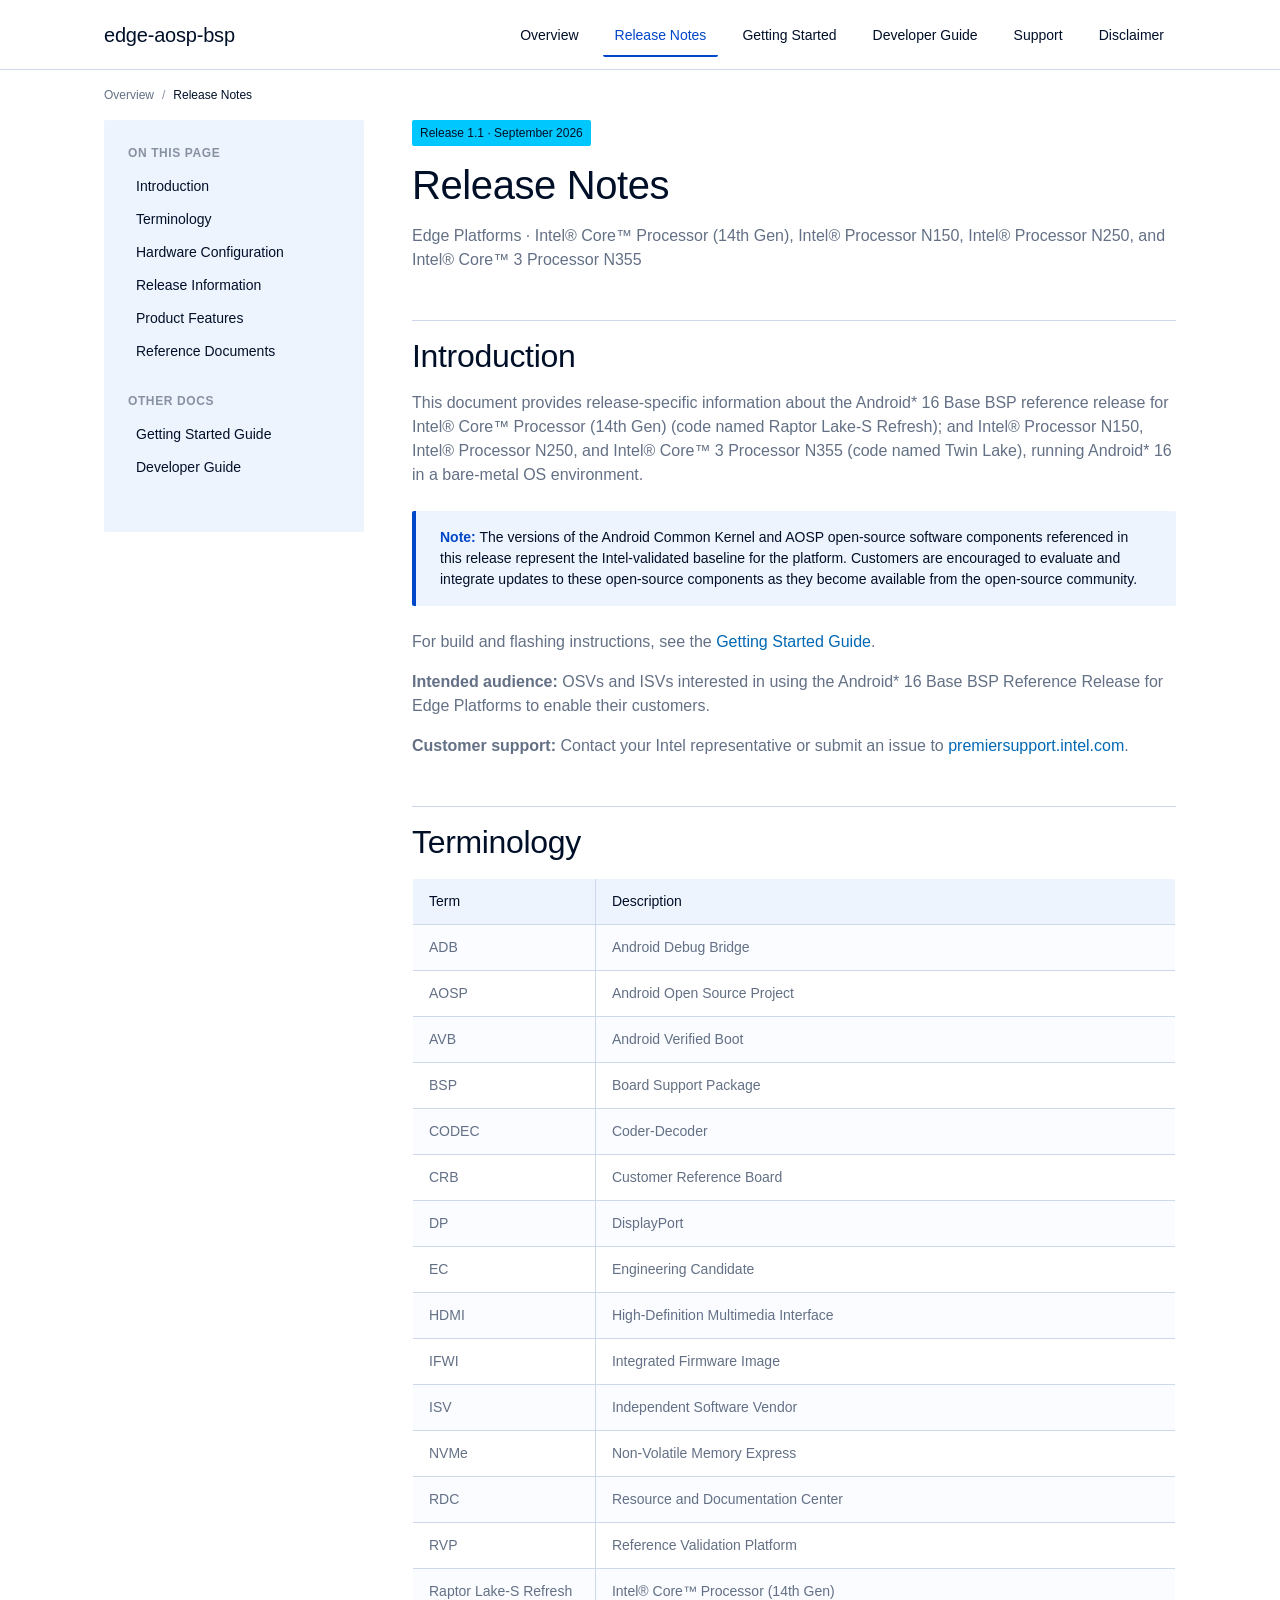
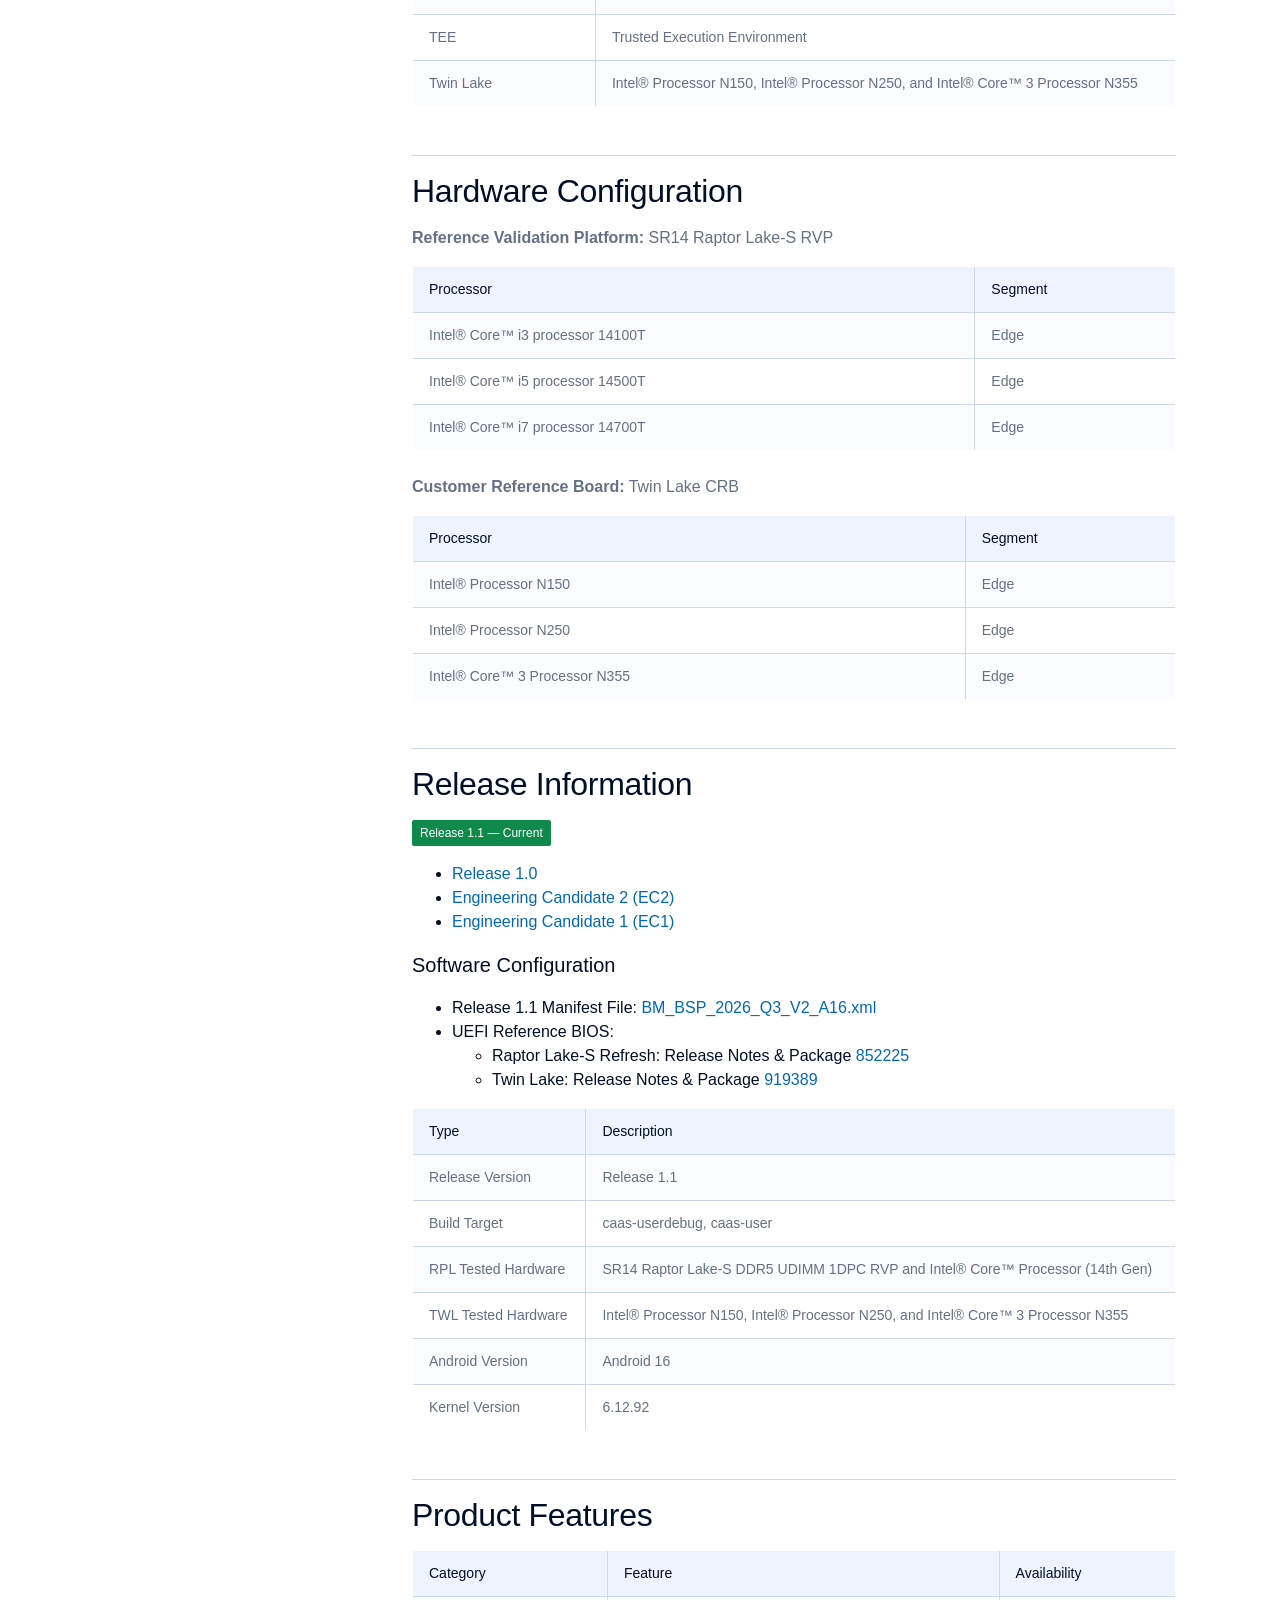
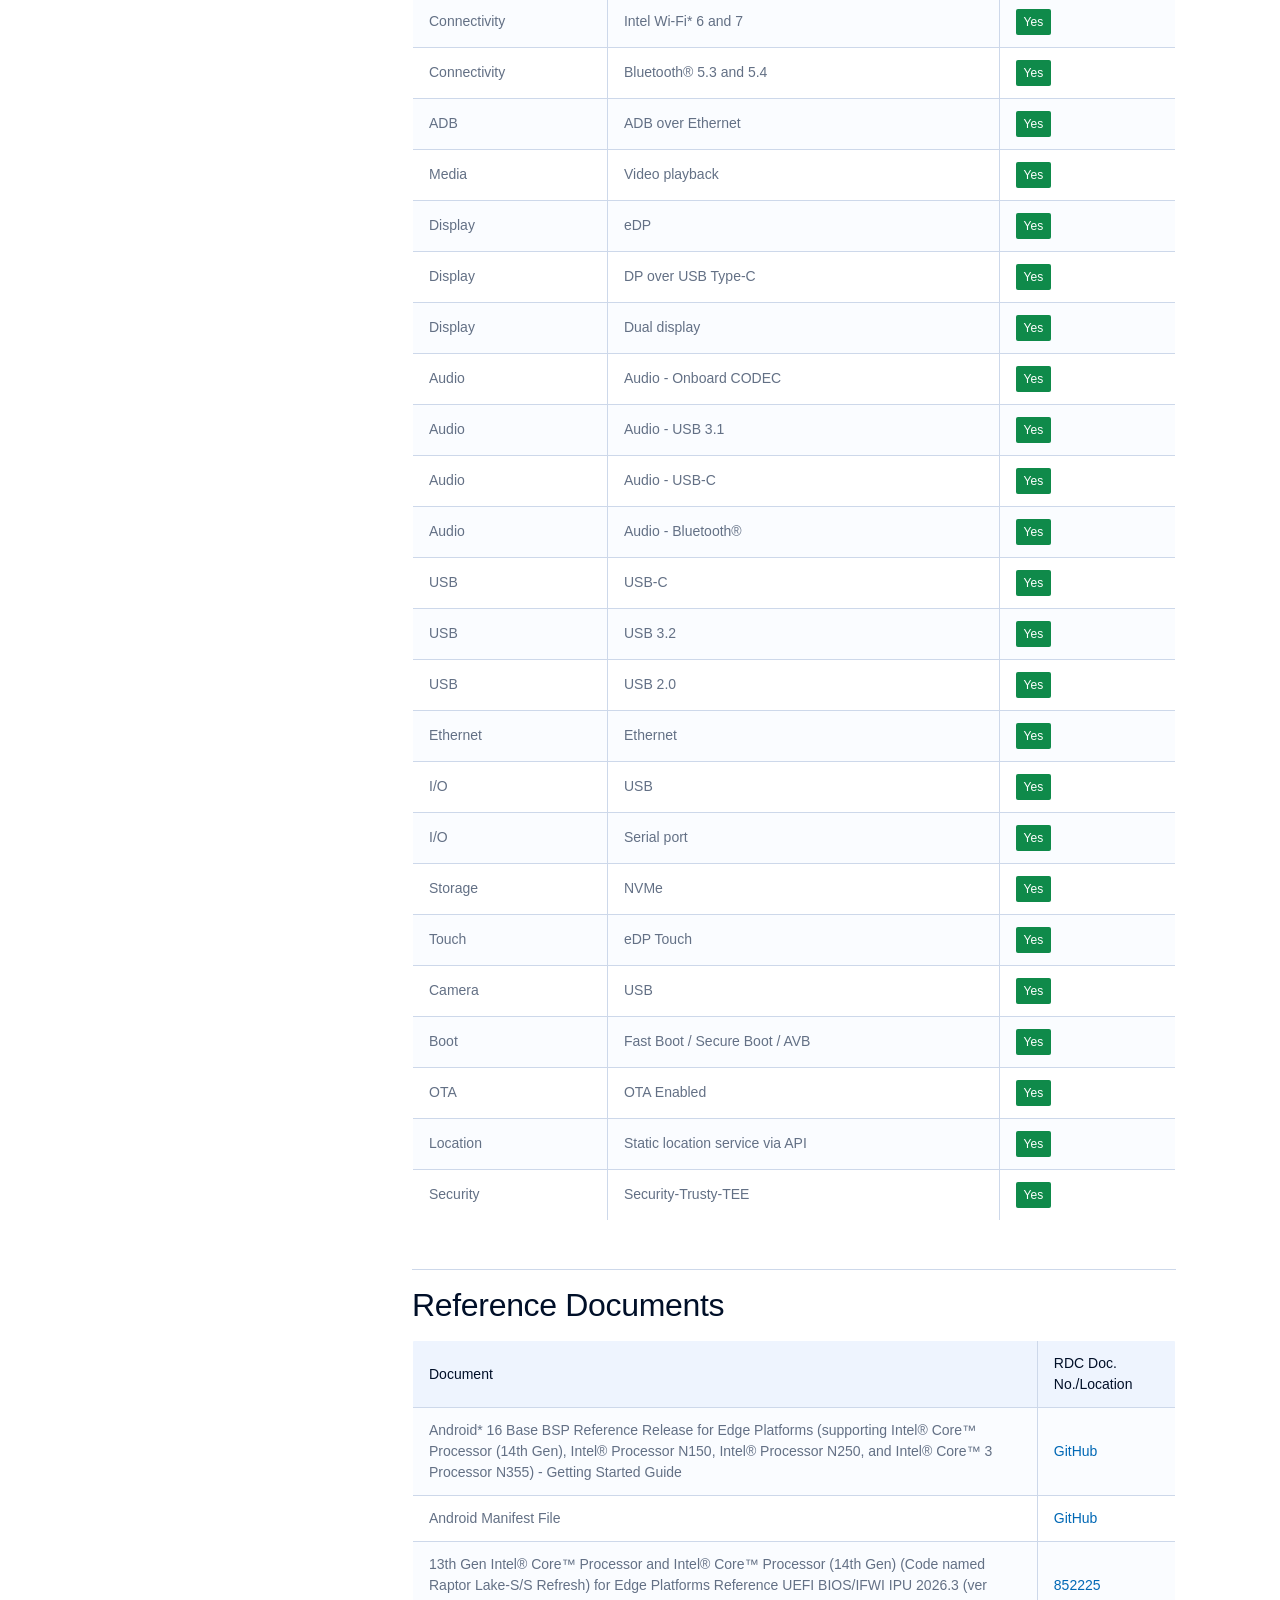
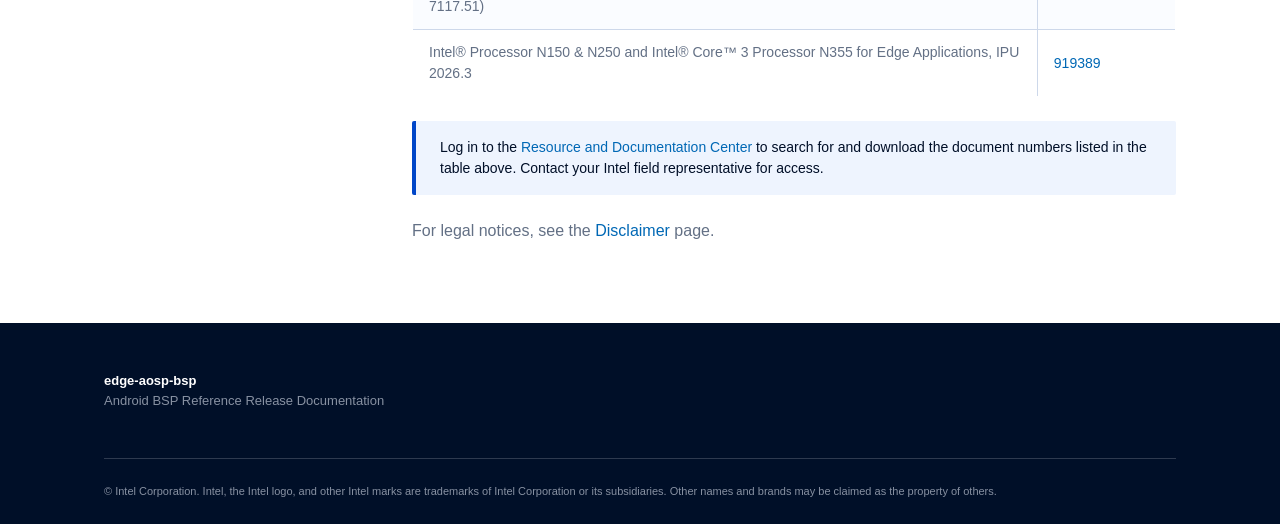
<file: docs/release-notes.html>
<!DOCTYPE html>
<html lang="en">
<head>
<meta charset="UTF-8">
<title>Release Notes | Android 16 Base BSP</title>
<meta name="viewport" content="width=device-width, initial-scale=1.0">
<link rel="stylesheet" href="assets/style.css">
</head>
<body>

<nav class="nav-bar">
  <div class="container">
    <div class="nav-logo">edge-aosp-bsp</div>
    <ul class="nav-links">
      <li><a href="index.html">Overview</a></li>
      <li><a href="release-notes.html" class="active">Release Notes</a></li>
      <li><a href="getting-started.html">Getting Started</a></li>
      <li><a href="developer-guide.html">Developer Guide</a></li>
      <li><a href="support.html">Support</a></li>
      <li><a href="disclaimer.html">Disclaimer</a></li>
    </ul>
  </div>
</nav>

<div class="container">
  <div class="breadcrumb"><a href="index.html">Overview</a><span class="sep">/</span><span class="current">Release Notes</span></div>
</div>

<div class="container">
  <div class="doc-layout">
    <aside class="sidebar">
      <div class="sidebar-group">
        <div class="sidebar-group-title">On this page</div>
        <a href="#introduction">Introduction</a>
        <a href="#terminology">Terminology</a>
        <a href="#hardware-configuration">Hardware Configuration</a>
        <a href="#release-information">Release Information</a>
        <a href="#product-features">Product Features</a>
        <a href="#reference-documents">Reference Documents</a>
      </div>
      <div class="sidebar-group">
        <div class="sidebar-group-title">Other docs</div>
        <a href="getting-started.html">Getting Started Guide</a>
        <a href="developer-guide.html">Developer Guide</a>
      </div>
    </aside>

    <main class="doc-content">
      <span class="badge badge-new">Release 1.1 &middot; September 2026</span>
      <h1 style="margin-top:16px;">Release Notes</h1>
      <p style="font-size:16px;">Edge Platforms &middot; Intel&reg; Core&trade; Processor (14th Gen), Intel&reg; Processor N150, Intel&reg; Processor N250, and Intel&reg; Core&trade; 3 Processor N355</p>

      <h2 id="introduction">Introduction</h2>
      <p>This document provides release-specific information about the Android* 16 Base BSP reference release for Intel&reg; Core&trade; Processor (14th Gen) (code named Raptor Lake-S Refresh); and Intel&reg; Processor N150, Intel&reg; Processor N250, and Intel&reg; Core&trade; 3 Processor N355 (code named Twin Lake), running Android* 16 in a bare-metal OS environment.</p>
      <div class="note"><strong>Note:</strong> The versions of the Android Common Kernel and AOSP open-source software components referenced in this release represent the Intel-validated baseline for the platform. Customers are encouraged to evaluate and integrate updates to these open-source components as they become available from the open-source community.</div>
      <p>For build and flashing instructions, see the <a href="getting-started.html">Getting Started Guide</a>.</p>
      <p><strong>Intended audience:</strong> OSVs and ISVs interested in using the Android* 16 Base BSP Reference Release for Edge Platforms to enable their customers.</p>
      <p><strong>Customer support:</strong> Contact your Intel representative or submit an issue to <a href="http://premiersupport.intel.com/">premiersupport.intel.com</a>.</p>

      <h2 id="terminology">Terminology</h2>
      <table class="table-spec">
        <tr><th>Term</th><th>Description</th></tr>
        <tr><td>ADB</td><td>Android Debug Bridge</td></tr>
        <tr><td>AOSP</td><td>Android Open Source Project</td></tr>
        <tr><td>AVB</td><td>Android Verified Boot</td></tr>
        <tr><td>BSP</td><td>Board Support Package</td></tr>
        <tr><td>CODEC</td><td>Coder-Decoder</td></tr>
        <tr><td>CRB</td><td>Customer Reference Board</td></tr>
        <tr><td>DP</td><td>DisplayPort</td></tr>
        <tr><td>EC</td><td>Engineering Candidate</td></tr>
        <tr><td>HDMI</td><td>High-Definition Multimedia Interface</td></tr>
        <tr><td>IFWI</td><td>Integrated Firmware Image</td></tr>
        <tr><td>ISV</td><td>Independent Software Vendor</td></tr>
        <tr><td>NVMe</td><td>Non-Volatile Memory Express</td></tr>
        <tr><td>RDC</td><td>Resource and Documentation Center</td></tr>
        <tr><td>RVP</td><td>Reference Validation Platform</td></tr>
        <tr><td>Raptor Lake-S Refresh</td><td>Intel&reg; Core&trade; Processor (14th Gen)</td></tr>
        <tr><td>TEE</td><td>Trusted Execution Environment</td></tr>
        <tr><td>Twin Lake</td><td>Intel&reg; Processor N150, Intel&reg; Processor N250, and Intel&reg; Core&trade; 3 Processor N355</td></tr>
      </table>

      <h2 id="hardware-configuration">Hardware Configuration</h2>
      <p><strong>Reference Validation Platform:</strong> SR14 Raptor Lake-S RVP</p>
      <table class="table-spec">
        <tr><th>Processor</th><th>Segment</th></tr>
        <tr><td>Intel&reg; Core&trade; i3 processor 14100T</td><td>Edge</td></tr>
        <tr><td>Intel&reg; Core&trade; i5 processor 14500T</td><td>Edge</td></tr>
        <tr><td>Intel&reg; Core&trade; i7 processor 14700T</td><td>Edge</td></tr>
      </table>
      <p><strong>Customer Reference Board:</strong> Twin Lake CRB</p>
      <table class="table-spec">
        <tr><th>Processor</th><th>Segment</th></tr>
        <tr><td>Intel&reg; Processor N150</td><td>Edge</td></tr>
        <tr><td>Intel&reg; Processor N250</td><td>Edge</td></tr>
        <tr><td>Intel&reg; Core&trade; 3 Processor N355</td><td>Edge</td></tr>
      </table>

      <h2 id="release-information">Release Information</h2>
      <p><span class="badge badge-success">Release 1.1 &mdash; Current</span></p>
      <ul>
        <li><a href="https://github.com/edge-aosp-bsp/manifest/tree/BM_BSP_2026_Q3_V1_A16">Release 1.0</a></li>
        <li><a href="https://github.com/edge-aosp-bsp/manifest/tree/BM_BSP_2026_Q2_V1_A16">Engineering Candidate 2 (EC2)</a></li>
        <li><a href="https://github.com/edge-aosp-bsp/manifest/tree/BM_BSP_2026_Q1_V1_A16">Engineering Candidate 1 (EC1)</a></li>
      </ul>
      <h3>Software Configuration</h3>
      <ul>
        <li>Release 1.1 Manifest File: <a href="https://github.com/edge-aosp-bsp/manifest/blob/master/stable-build/A16/BM_BSP_2026_Q3_V2_A16.xml">BM_BSP_2026_Q3_V2_A16.xml</a></li>
        <li>UEFI Reference BIOS:
          <ul>
            <li>Raptor Lake-S Refresh: Release Notes &amp; Package <a href="https://www.intel.com/content/www/us/en/secure/design/confidential/software-kits/kit-details.html?kitId=852225">852225</a></li>
            <li>Twin Lake: Release Notes &amp; Package <a href="https://www.intel.com/content/www/us/en/secure/design/confidential/software-kits/kit-details.html?kitId=919389">919389</a></li>
          </ul>
        </li>
      </ul>
      <table class="table-spec">
        <tr><th>Type</th><th>Description</th></tr>
        <tr><td>Release Version</td><td>Release 1.1</td></tr>
        <tr><td>Build Target</td><td>caas-userdebug, caas-user</td></tr>
        <tr><td>RPL Tested Hardware</td><td>SR14 Raptor Lake-S DDR5 UDIMM 1DPC RVP and Intel&reg; Core&trade; Processor (14th Gen)</td></tr>
        <tr><td>TWL Tested Hardware</td><td>Intel&reg; Processor N150, Intel&reg; Processor N250, and Intel&reg; Core&trade; 3 Processor N355</td></tr>
        <tr><td>Android Version</td><td>Android 16</td></tr>
        <tr><td>Kernel Version</td><td>6.12.92</td></tr>
      </table>

      <h2 id="product-features">Product Features</h2>
      <table class="table-spec">
        <tr><th>Category</th><th>Feature</th><th>Availability</th></tr>
        <tr><td>Connectivity</td><td>Intel Wi-Fi* 6 and 7</td><td><span class="badge badge-success">Yes</span></td></tr>
        <tr><td>Connectivity</td><td>Bluetooth&reg; 5.3 and 5.4</td><td><span class="badge badge-success">Yes</span></td></tr>
        <tr><td>ADB</td><td>ADB over Ethernet</td><td><span class="badge badge-success">Yes</span></td></tr>
        <tr><td>Media</td><td>Video playback</td><td><span class="badge badge-success">Yes</span></td></tr>
        <tr><td>Display</td><td>eDP</td><td><span class="badge badge-success">Yes</span></td></tr>
        <tr><td>Display</td><td>DP over USB Type-C</td><td><span class="badge badge-success">Yes</span></td></tr>
        <tr><td>Display</td><td>Dual display</td><td><span class="badge badge-success">Yes</span></td></tr>
        <tr><td>Audio</td><td>Audio - Onboard CODEC</td><td><span class="badge badge-success">Yes</span></td></tr>
        <tr><td>Audio</td><td>Audio - USB 3.1</td><td><span class="badge badge-success">Yes</span></td></tr>
        <tr><td>Audio</td><td>Audio - USB-C</td><td><span class="badge badge-success">Yes</span></td></tr>
        <tr><td>Audio</td><td>Audio - Bluetooth&reg;</td><td><span class="badge badge-success">Yes</span></td></tr>
        <tr><td>USB</td><td>USB-C</td><td><span class="badge badge-success">Yes</span></td></tr>
        <tr><td>USB</td><td>USB 3.2</td><td><span class="badge badge-success">Yes</span></td></tr>
        <tr><td>USB</td><td>USB 2.0</td><td><span class="badge badge-success">Yes</span></td></tr>
        <tr><td>Ethernet</td><td>Ethernet</td><td><span class="badge badge-success">Yes</span></td></tr>
        <tr><td>I/O</td><td>USB</td><td><span class="badge badge-success">Yes</span></td></tr>
        <tr><td>I/O</td><td>Serial port</td><td><span class="badge badge-success">Yes</span></td></tr>
        <tr><td>Storage</td><td>NVMe</td><td><span class="badge badge-success">Yes</span></td></tr>
        <tr><td>Touch</td><td>eDP Touch</td><td><span class="badge badge-success">Yes</span></td></tr>
        <tr><td>Camera</td><td>USB</td><td><span class="badge badge-success">Yes</span></td></tr>
        <tr><td>Boot</td><td>Fast Boot / Secure Boot / AVB</td><td><span class="badge badge-success">Yes</span></td></tr>
        <tr><td>OTA</td><td>OTA Enabled</td><td><span class="badge badge-success">Yes</span></td></tr>
        <tr><td>Location</td><td>Static location service via API</td><td><span class="badge badge-success">Yes</span></td></tr>
        <tr><td>Security</td><td>Security-Trusty-TEE</td><td><span class="badge badge-success">Yes</span></td></tr>
      </table>

      <h2 id="reference-documents">Reference Documents</h2>
      <table class="table-spec">
        <tr><th>Document</th><th>RDC Doc. No./Location</th></tr>
        <tr><td>Android* 16 Base BSP Reference Release for Edge Platforms (supporting Intel&reg; Core&trade; Processor (14th Gen), Intel&reg; Processor N150, Intel&reg; Processor N250, and Intel&reg; Core&trade; 3 Processor N355) - Getting Started Guide</td><td><a href="https://github.com/edge-aosp-bsp/manifest/blob/master/Getting_Started.md">GitHub</a></td></tr>
        <tr><td>Android Manifest File</td><td><a href="https://github.com/edge-aosp-bsp/manifest/blob/master/stable-build/A16/BM_BSP_2026_Q3_V2_A16.xml">GitHub</a></td></tr>
        <tr><td>13th Gen Intel&reg; Core&trade; Processor and Intel&reg; Core&trade; Processor (14th Gen) (Code named Raptor Lake&#8209;S/S Refresh) for Edge Platforms Reference UEFI BIOS/IFWI IPU 2026.3 (ver 7117.51)</td><td><a href="https://www.intel.com/content/www/us/en/secure/design/confidential/software-kits/kit-details.html?kitId=852225">852225</a></td></tr>
        <tr><td>Intel&reg; Processor N150 &amp; N250 and Intel&reg; Core&trade; 3 Processor N355 for Edge Applications, IPU 2026.3</td><td><a href="https://www.intel.com/content/www/us/en/secure/design/confidential/software-kits/kit-details.html?kitId=919389">919389</a></td></tr>
      </table>
      <div class="note">Log in to the <a href="https://www.intel.com/content/www/us/en/resources-documentation/developer.html">Resource and Documentation Center</a> to search for and download the document numbers listed in the table above. Contact your Intel field representative for access.</div>
      <p>For legal notices, see the <a href="disclaimer.html">Disclaimer</a> page.</p>
    </main>
  </div>
</div>

<footer style="margin-top:64px;">
  <div class="container">
    <div><strong style="color:#fff;">edge-aosp-bsp</strong><br>Android BSP Reference Release Documentation</div>
    <div class="legal">&copy; Intel Corporation. Intel, the Intel logo, and other Intel marks are trademarks of Intel Corporation or its subsidiaries. Other names and brands may be claimed as the property of others.</div>
  </div>
</footer>

</body>
</html>
</file>
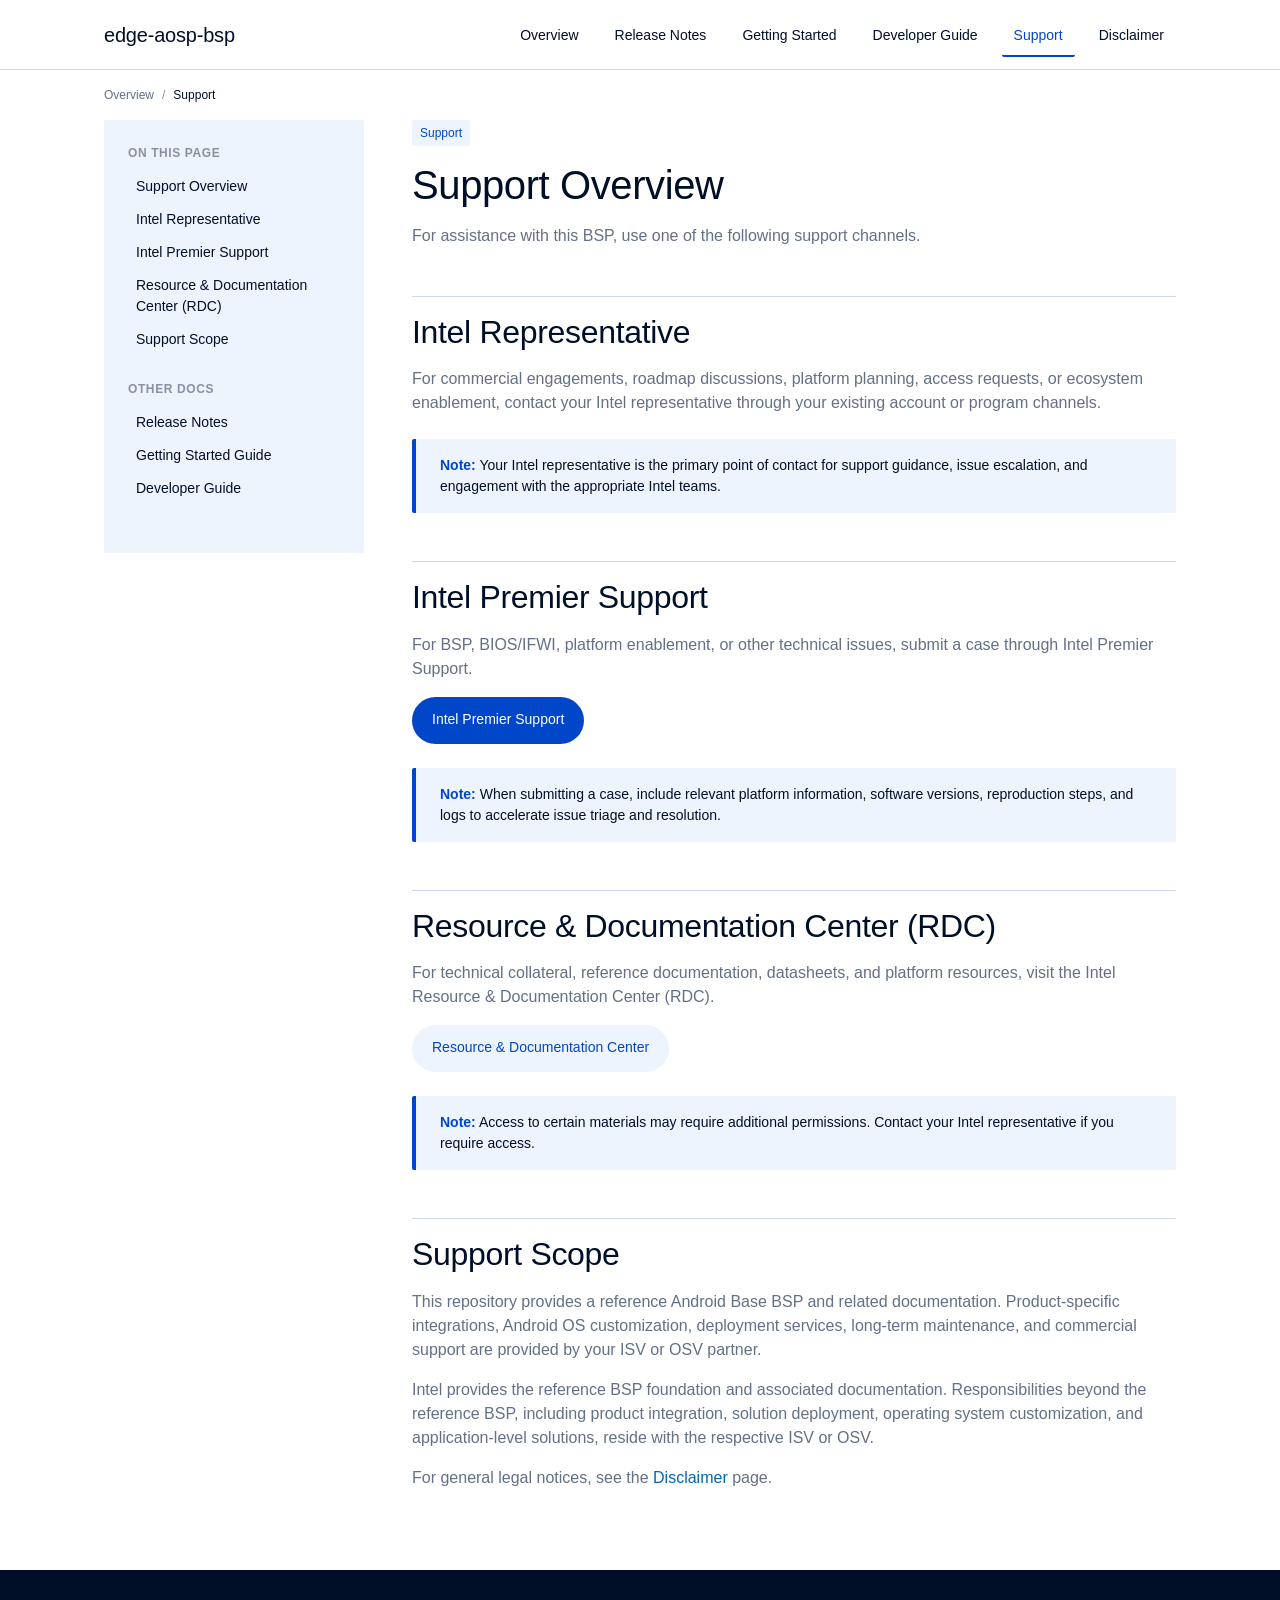
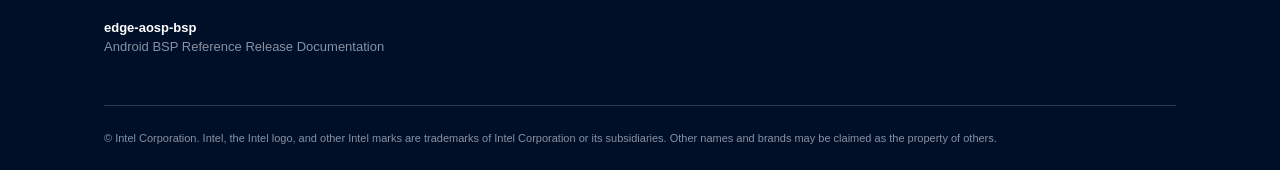
<file: docs/support.html>
<!DOCTYPE html>
<html lang="en">
<head>
<meta charset="UTF-8">
<title>Support | Android 16 Base BSP</title>
<meta name="viewport" content="width=device-width, initial-scale=1.0">
<link rel="stylesheet" href="assets/style.css">
</head>
<body>

<nav class="nav-bar">
  <div class="container">
    <div class="nav-logo">edge-aosp-bsp</div>
    <ul class="nav-links">
      <li><a href="index.html">Overview</a></li>
      <li><a href="release-notes.html">Release Notes</a></li>
      <li><a href="getting-started.html">Getting Started</a></li>
      <li><a href="developer-guide.html">Developer Guide</a></li>
      <li><a href="support.html" class="active">Support</a></li>
      <li><a href="disclaimer.html">Disclaimer</a></li>
    </ul>
  </div>
</nav>

<div class="container">
  <div class="breadcrumb"><a href="index.html">Overview</a><span class="sep">/</span><span class="current">Support</span></div>
</div>

<div class="container">
  <div class="doc-layout">
    <aside class="sidebar">
      <div class="sidebar-group">
        <div class="sidebar-group-title">On this page</div>
        <a href="#support">Support Overview</a>
        <a href="#intel-representative">Intel Representative</a>
        <a href="#premier-support">Intel Premier Support</a>
        <a href="#rdc">Resource &amp; Documentation Center (RDC)</a>
        <a href="#support-scope">Support Scope</a>
      </div>
      <div class="sidebar-group">
        <div class="sidebar-group-title">Other docs</div>
        <a href="release-notes.html">Release Notes</a>
        <a href="getting-started.html">Getting Started Guide</a>
        <a href="developer-guide.html">Developer Guide</a>
      </div>
    </aside>

    <main class="doc-content">
      <span class="badge badge-category">Support</span>
      <h1 id="support" style="margin-top:16px;">Support Overview</h1>
      <p style="font-size:16px;">For assistance with this BSP, use one of the following support channels.</p>

      <h2 id="intel-representative">Intel Representative</h2>
      <p>For commercial engagements, roadmap discussions, platform planning, access requests, or ecosystem enablement, contact your Intel representative through your existing account or program channels.</p>
      <div class="note"><strong>Note:</strong> Your Intel representative is the primary point of contact for support guidance, issue escalation, and engagement with the appropriate Intel teams.</div>

      <h2 id="premier-support">Intel Premier Support</h2>
      <p>For BSP, BIOS/IFWI, platform enablement, or other technical issues, submit a case through Intel Premier Support.</p>
      <p><a href="https://premiersupport.intel.com/" class="btn btn-primary">Intel Premier Support</a></p>
      <div class="note"><strong>Note:</strong> When submitting a case, include relevant platform information, software versions, reproduction steps, and logs to accelerate issue triage and resolution.</div>

      <h2 id="rdc">Resource &amp; Documentation Center (RDC)</h2>
      <p>For technical collateral, reference documentation, datasheets, and platform resources, visit the Intel Resource &amp; Documentation Center (RDC).</p>
      <p><a href="https://www.intel.com/content/www/us/en/resources-documentation/developer.html" class="btn btn-secondary">Resource &amp; Documentation Center</a></p>
      <div class="note"><strong>Note:</strong> Access to certain materials may require additional permissions. Contact your Intel representative if you require access.</div>

      <h2 id="support-scope">Support Scope</h2>
      <p>This repository provides a reference Android Base BSP and related documentation. Product-specific integrations, Android OS customization, deployment services, long-term maintenance, and commercial support are provided by your ISV or OSV partner.</p>
      <p>Intel provides the reference BSP foundation and associated documentation. Responsibilities beyond the reference BSP, including product integration, solution deployment, operating system customization, and application-level solutions, reside with the respective ISV or OSV.</p>
      <p>For general legal notices, see the <a href="disclaimer.html">Disclaimer</a> page.</p>
    </main>
  </div>
</div>

<footer style="margin-top:64px;">
  <div class="container">
    <div><strong style="color:#fff;">edge-aosp-bsp</strong><br>Android BSP Reference Release Documentation</div>
    <div class="legal">&copy; Intel Corporation. Intel, the Intel logo, and other Intel marks are trademarks of Intel Corporation or its subsidiaries. Other names and brands may be claimed as the property of others.</div>
  </div>
</footer>

</body>
</html>
</file>
<file: docs/assets/style.css>
:root{
  --text-primary:#000f28;--text-secondary:#637085;--text-tertiary:#8791a2;
  --text-accent:#0046c8;--text-accent-light:#276ef2;--text-brand:#00c7fd;
  --text-on-inverse:#ffffff;--text-on-accent:#ffffff;--text-error:#e51010;
  --bg-default:#ffffff;--bg-subtle:#eef4fe;--bg-subtle-dark:#dfe9fe;
  --bg-inverse:#000f28;--bg-accent:#0046c8;--bg-accent-hover:#276ef2;--bg-brand:#00c7fd;
  --border-primary:#000f28;--border-accent:#0046c8;--border-accent-light:#276ef2;
  --border-subtle:#cdd8ea;--divider-light:#cdd8ea;--divider-dark:#1a273e;
  --classic-blue:#0068b5;--classic-blue-shade1:#004a86;--energy-blue:#00c7fd;
  --carbon-web:#f7f7f7;--gray-lighter:#e7e7e7;--gray-light:#d7d7d7;
  --success:#0f8a4a;--warning:#b86200;
  --radius-xs:2px;--radius-md:4px;--radius-pill:100px;
  --sp-xxs:4px;--sp-sm:8px;--sp-smd:12px;--sp-md:16px;--sp-lg:24px;--sp-xl:32px;--sp-xxl:48px;--sp-section:80px;
  --nav-height:70px;
  --font-display:'Intel One Display', Arial, sans-serif;
  --font-text:'Intel One Text', Arial, sans-serif;
}
*{box-sizing:border-box;}
body{margin:0;font-family:var(--font-text);color:var(--text-primary);background:var(--bg-default);line-height:1.5;}
a{color:var(--classic-blue);text-decoration:none;}
a:hover{color:var(--classic-blue-shade1);text-decoration:underline;}
h1,h2,h3,h4,h5{font-family:var(--font-display);font-weight:500;color:var(--text-primary);margin:0 0 var(--sp-md) 0;}
h1{font-size:40px;line-height:1.15;letter-spacing:-0.4px;}
h2{font-size:32px;line-height:1.2;letter-spacing:-0.32px;}
h3{font-size:20px;line-height:1.5;}
h4{font-size:16px;letter-spacing:-0.2px;}
p{margin:0 0 var(--sp-md) 0;color:var(--text-secondary);}
.container{max-width:1120px;margin:0 auto;padding:0 var(--sp-lg);}
.nav-bar{height:var(--nav-height);background:var(--bg-default);border-bottom:1px solid var(--border-subtle);
  display:flex;align-items:center;position:sticky;top:0;z-index:1030;}
.nav-bar .container{display:flex;align-items:center;justify-content:space-between;width:100%;}
.nav-logo{font-family:var(--font-display);font-weight:500;font-size:20px;color:var(--text-primary);letter-spacing:-0.2px;}
.nav-logo span{color:var(--text-accent);}
.nav-links{display:flex;gap:var(--sp-smd);list-style:none;margin:0;padding:0;align-items:center;}
.nav-links a{font-family:var(--font-text);font-weight:500;font-size:14px;color:var(--text-primary);
  padding:var(--sp-smd);border-radius:var(--radius-xs);text-decoration:none;}
.nav-links a:hover{color:var(--text-accent);}
.nav-links a.active{color:var(--text-accent);border-bottom:2px solid var(--border-accent);}
.hero{background:var(--bg-inverse);color:var(--text-on-inverse);padding:64px 0 var(--sp-section);
  background-image:radial-gradient(circle at 80% 0%, rgba(0,199,253,0.35), transparent 60%);}
.hero .eyebrow{font-family:var(--font-text);font-weight:700;font-size:12px;letter-spacing:1px;
  text-transform:uppercase;color:var(--text-brand);margin-bottom:var(--sp-sm);}
.hero h1{color:var(--text-on-inverse);font-size:48px;max-width:800px;}
.hero p.lede{color:#c9d3e6;font-size:20px;max-width:680px;font-family:var(--font-text);}
.hero-cta{display:flex;gap:var(--sp-md);margin-top:var(--sp-lg);flex-wrap:wrap;}
.btn{display:inline-flex;align-items:center;justify-content:center;font-family:var(--font-text);
  font-weight:500;font-size:14px;height:47px;padding:12px 20px 14px;border-radius:var(--radius-pill);
  border:none;cursor:pointer;text-decoration:none;transition:background 150ms ease;}
.btn-primary{background:var(--bg-accent);color:var(--text-on-accent);}
.btn-primary:hover{background:var(--bg-accent-hover);}
.btn-secondary{background:var(--bg-subtle);color:var(--text-accent);}
.btn-secondary:hover{background:var(--bg-subtle-dark);}
.btn-outline-inverse{background:transparent;color:var(--text-on-inverse);border:1px solid rgba(255,255,255,0.4);}
.btn-outline-inverse:hover{border-color:var(--text-brand);color:var(--text-brand);}
.section{padding:var(--sp-section) 0;}
.section-subtle{background:var(--bg-subtle);}
.section-title{text-align:left;margin-bottom:var(--sp-xl);}
.section-title .kicker{font-size:12px;font-weight:700;letter-spacing:1px;text-transform:uppercase;color:var(--text-accent);}
.grid-3{display:grid;grid-template-columns:repeat(3,1fr);gap:var(--sp-lg);}
.grid-2{display:grid;grid-template-columns:repeat(2,1fr);gap:var(--sp-lg);}
@media (max-width:768px){.grid-3,.grid-2{grid-template-columns:1fr;}}
.card-product{background:var(--bg-default);border:1px solid var(--border-subtle);border-radius:var(--radius-xs);
  padding:var(--sp-lg);transition:border-color 150ms ease, box-shadow 150ms ease;}
.card-product:hover{border-color:var(--border-accent-light);box-shadow:0 12px 32px -4px rgba(0,15,40,0.20);}
.card-product h3{margin-bottom:var(--sp-sm);}
.card-product p{margin-bottom:var(--sp-sm);font-size:14px;}
.card-product .link-chevron{font-weight:500;font-size:14px;color:var(--text-accent);}
.card-utility{background:var(--bg-subtle);border-radius:var(--radius-xs);padding:var(--sp-lg);}
.card-utility h4{margin-bottom:var(--sp-sm);}
.card-utility p{font-size:14px;margin-bottom:0;}
.badge{display:inline-flex;align-items:center;font-family:var(--font-text);font-weight:500;font-size:12px;
  padding:4px 8px;border-radius:var(--radius-xs);}
.badge-new{background:var(--bg-brand);color:var(--text-primary);}
.badge-category{background:var(--bg-subtle);color:var(--text-accent);}
.badge-success{background:var(--success);color:#fff;}
.badge-neutral{background:var(--carbon-web);color:var(--text-secondary);border:1px solid var(--gray-lighter);}
.breadcrumb{font-size:12px;color:var(--text-secondary);padding:var(--sp-md) 0;}
.breadcrumb a{color:var(--text-secondary);}
.breadcrumb .sep{color:var(--text-tertiary);margin:0 8px;}
.breadcrumb .current{color:var(--text-primary);}
.doc-layout{display:grid;grid-template-columns:260px 1fr;gap:var(--sp-xxl);align-items:start;}
@media (max-width:900px){.doc-layout{grid-template-columns:1fr;}}
.sidebar{position:sticky;top:calc(var(--nav-height) + 24px);background:var(--bg-subtle);
  border-radius:var(--radius-xs);padding:var(--sp-lg);}
.sidebar-group{margin-bottom:var(--sp-lg);}
.sidebar-group-title{font-size:12px;font-weight:700;text-transform:uppercase;letter-spacing:0.6px;
  color:var(--text-tertiary);margin-bottom:var(--sp-sm);}
.sidebar a{display:block;font-size:14px;color:var(--text-primary);padding:6px 8px;border-radius:var(--radius-xs);}
.sidebar a:hover{background:var(--bg-subtle-dark);text-decoration:none;}
.sidebar a.active{color:var(--text-accent);font-weight:500;background:var(--bg-subtle-dark);}
.doc-content h2{margin-top:var(--sp-xxl);padding-top:var(--sp-md);border-top:1px solid var(--divider-light);}
.doc-content h2:first-child{margin-top:0;border-top:none;padding-top:0;}
table.table-spec{width:100%;border-collapse:collapse;border:1px solid var(--border-subtle);
  border-radius:var(--radius-xs);overflow:hidden;font-size:14px;margin-bottom:var(--sp-lg);}
table.table-spec th{background:var(--bg-subtle);color:var(--text-primary);font-weight:500;
  text-align:left;padding:12px 16px;border:1px solid var(--border-subtle);}
table.table-spec td{padding:12px 16px;color:var(--text-secondary);border:1px solid var(--divider-light);}
table.table-spec tr:nth-child(even){background:#fafcff;}
pre{background:var(--bg-inverse);color:#e6f0ff;padding:var(--sp-lg);border-radius:var(--radius-md);
  overflow-x:auto;font-size:13px;line-height:1.6;}
code{font-family:'SFMono-Regular',Consolas,monospace;}
p code, li code, td code{background:var(--carbon-web);color:var(--text-accent);padding:2px 6px;
  border-radius:var(--radius-xs);font-size:13px;}
.note{background:var(--bg-subtle);border-left:4px solid var(--border-accent);padding:var(--sp-md) var(--sp-lg);
  border-radius:var(--radius-xs);margin:var(--sp-lg) 0;font-size:14px;color:var(--text-primary);}
.note strong{color:var(--text-accent);}
.cta-band{background:var(--bg-inverse);color:var(--text-on-inverse);border-radius:var(--radius-xs);
  padding:var(--sp-xxl);text-align:center;}
.cta-band h2{color:var(--text-on-inverse);}
.cta-band p{color:#c9d3e6;}
footer{background:var(--bg-inverse);color:#8791a2;padding:var(--sp-xxl) 0 var(--sp-lg);font-size:13px;}
footer .container{display:flex;justify-content:space-between;flex-wrap:wrap;gap:var(--sp-lg);}
footer a{color:#c9d3e6;}
footer .legal{width:100%;border-top:1px solid rgba(153,159,169,0.30);margin-top:var(--sp-lg);padding-top:var(--sp-lg);font-size:11px;}
.toc-inline{list-style:none;padding:0;margin:0;display:flex;flex-wrap:wrap;gap:var(--sp-sm);}
.toc-inline a{background:var(--bg-subtle);color:var(--text-accent);padding:6px 14px;border-radius:var(--radius-pill);font-size:13px;font-weight:500;}
</file>
